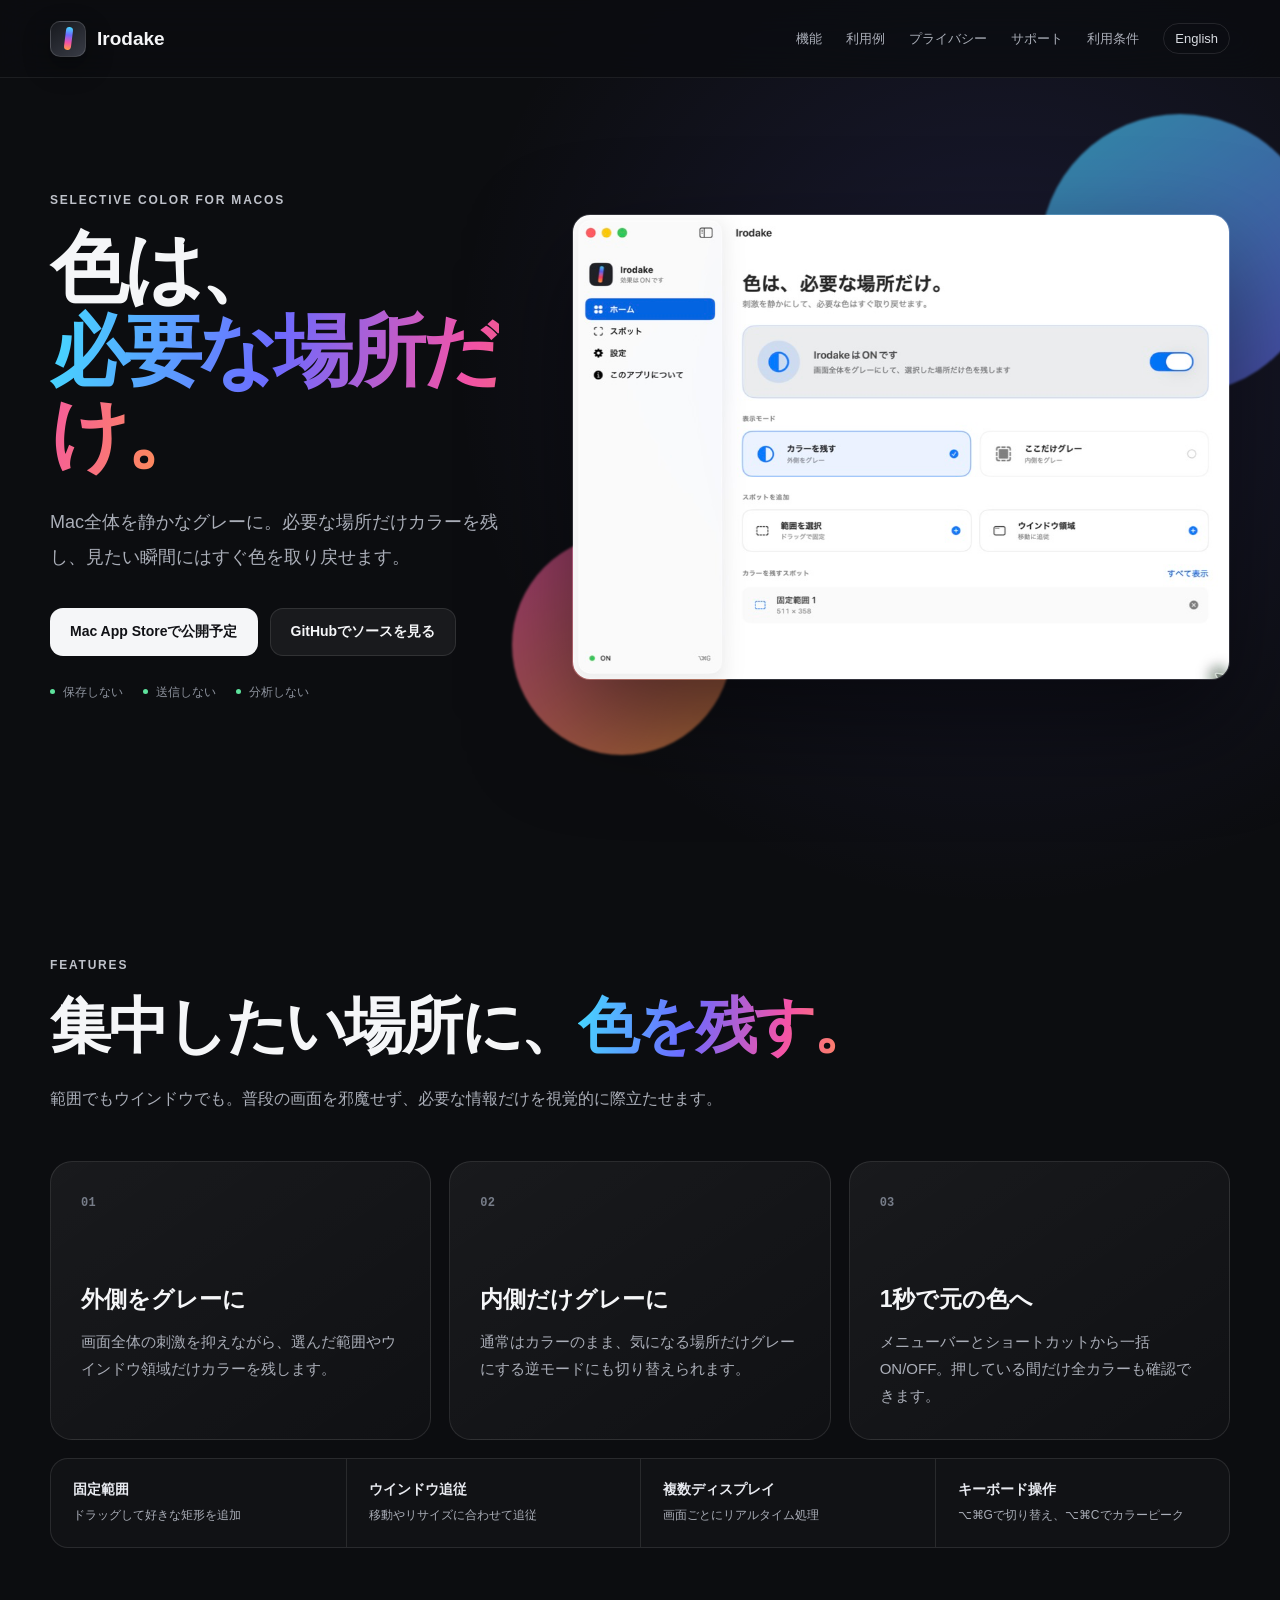
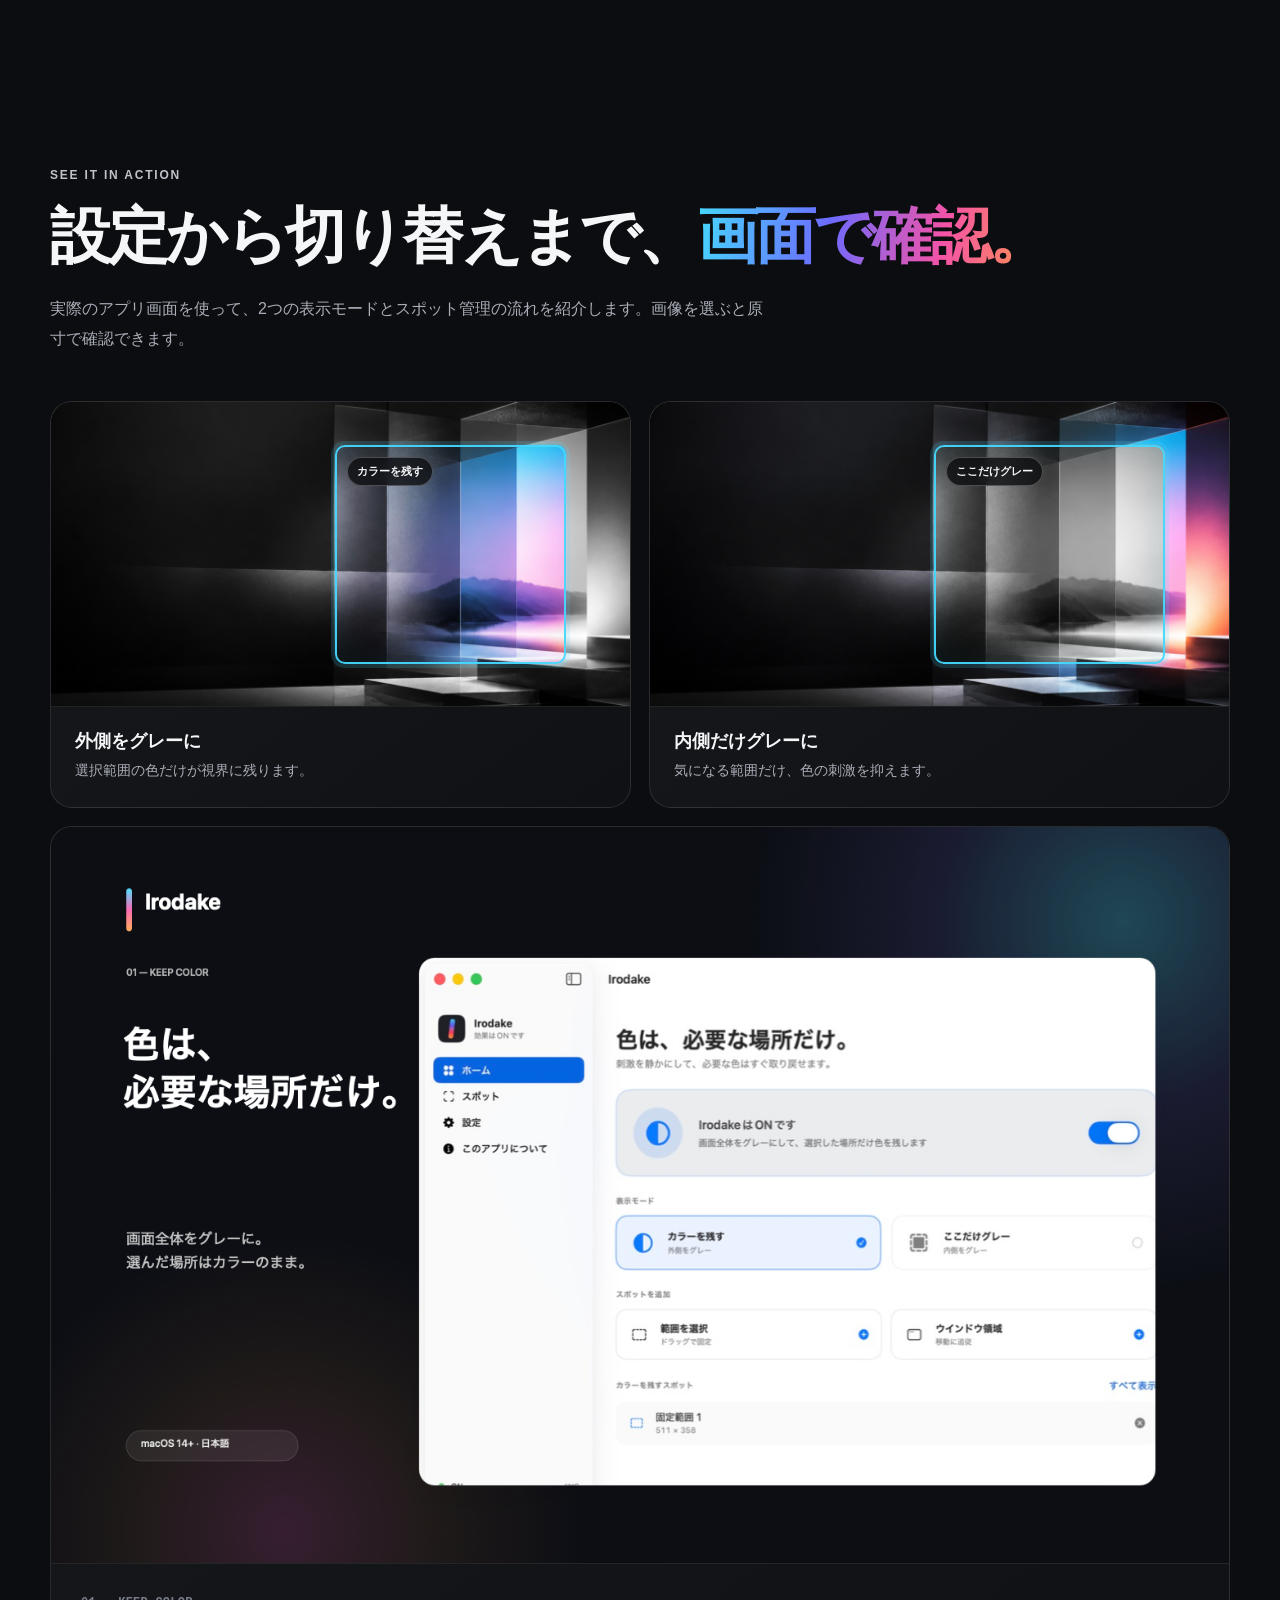
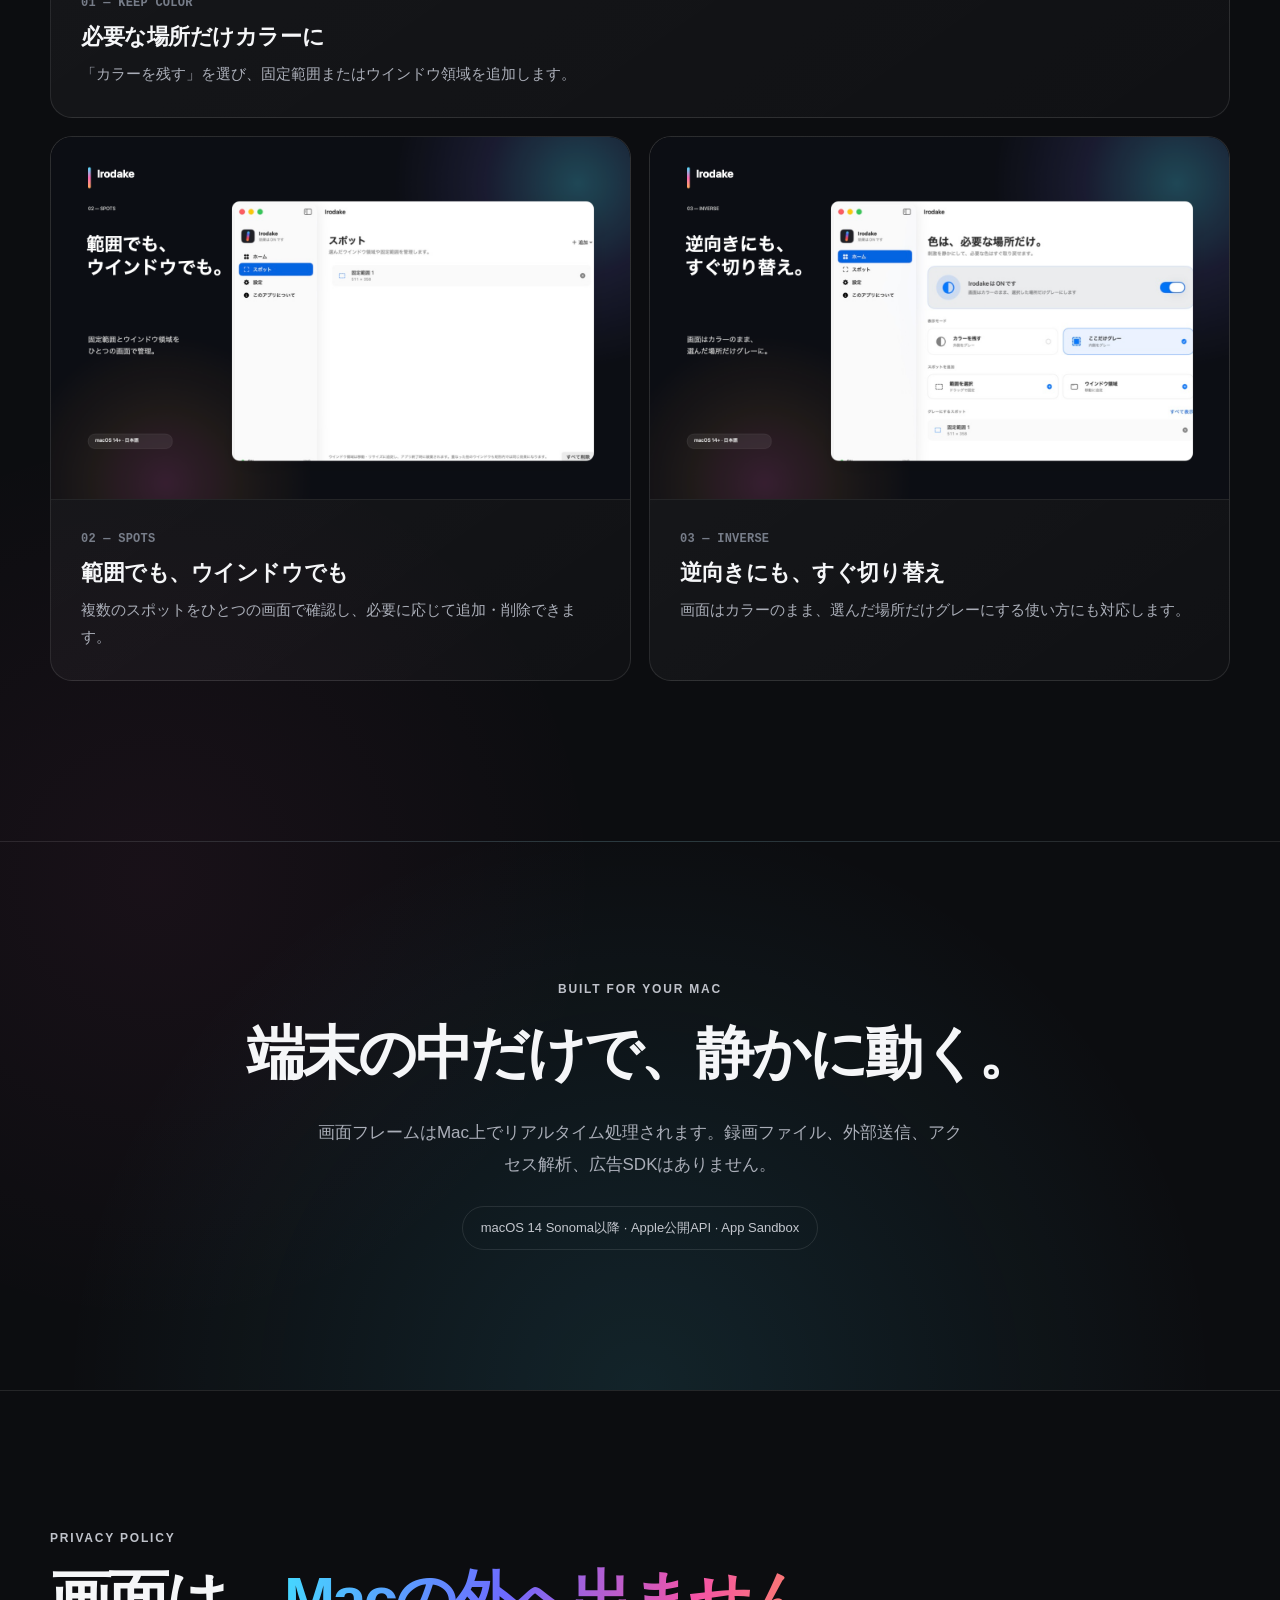
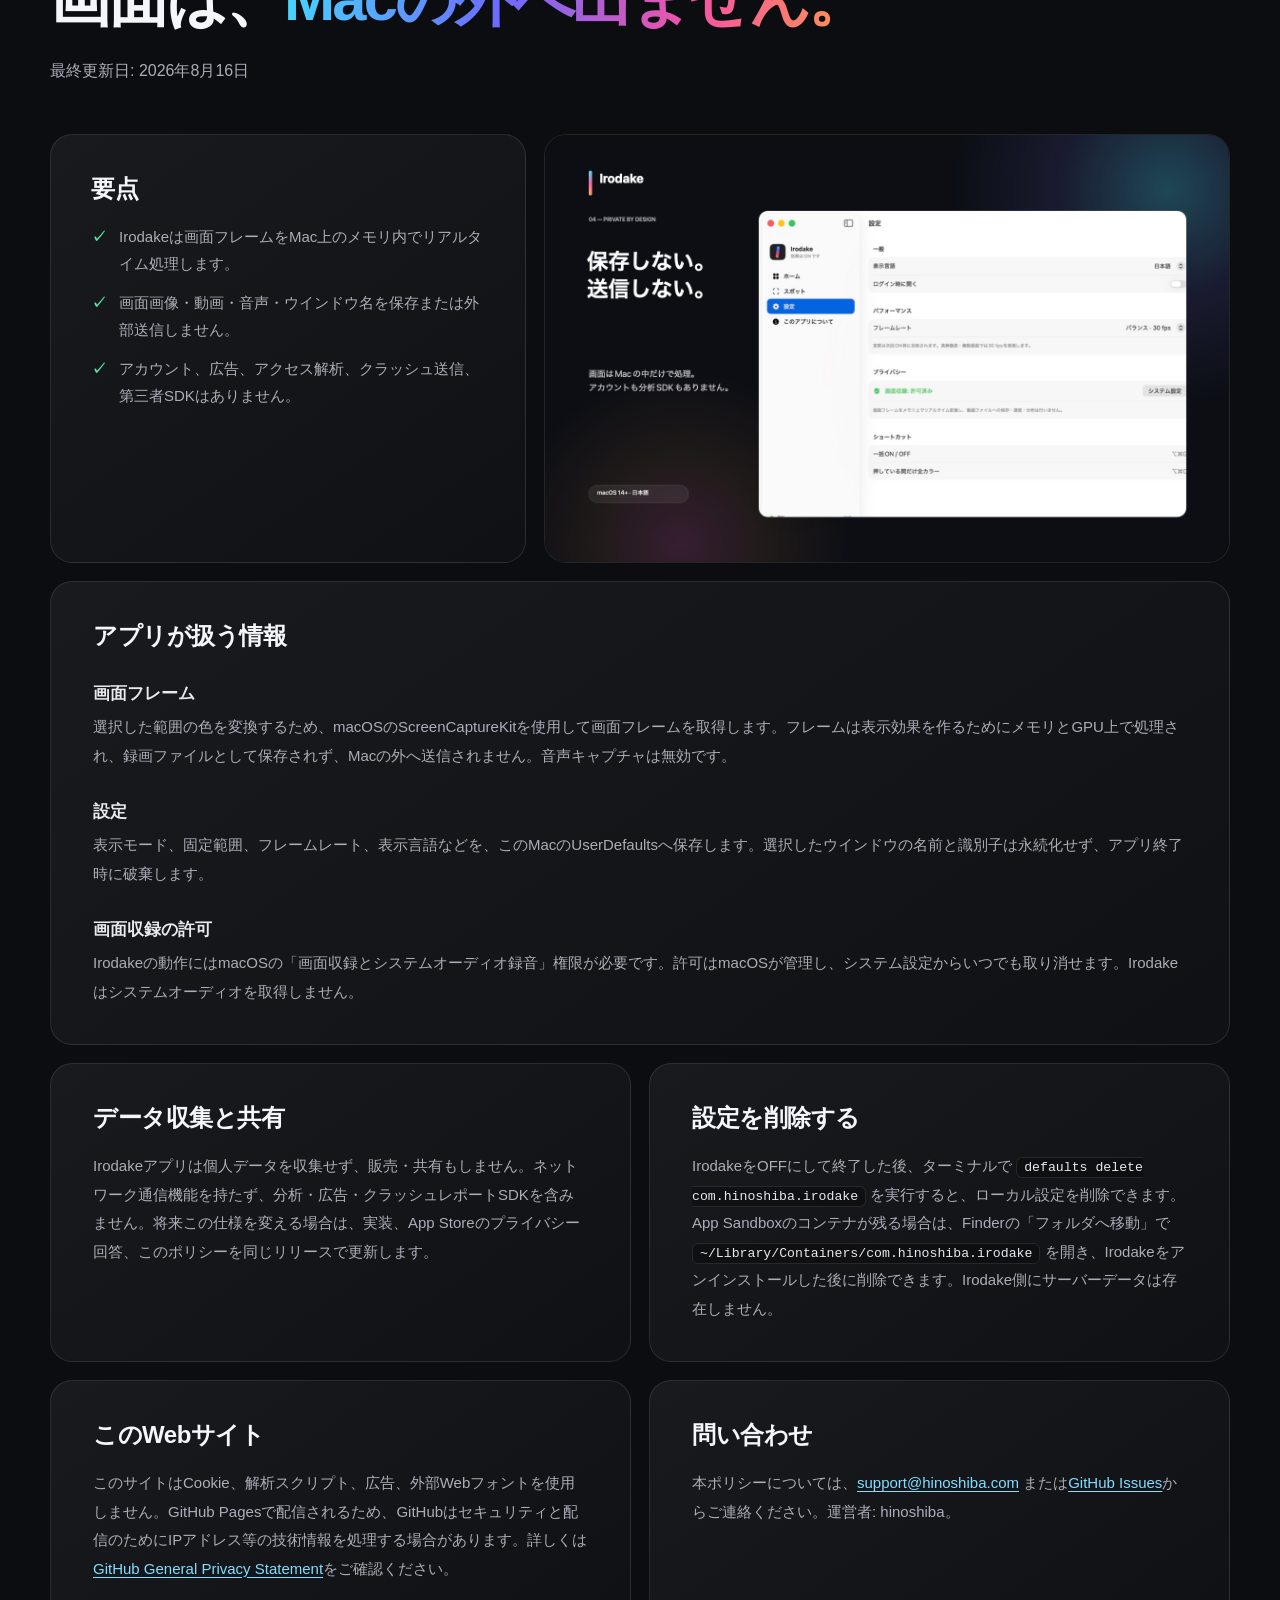
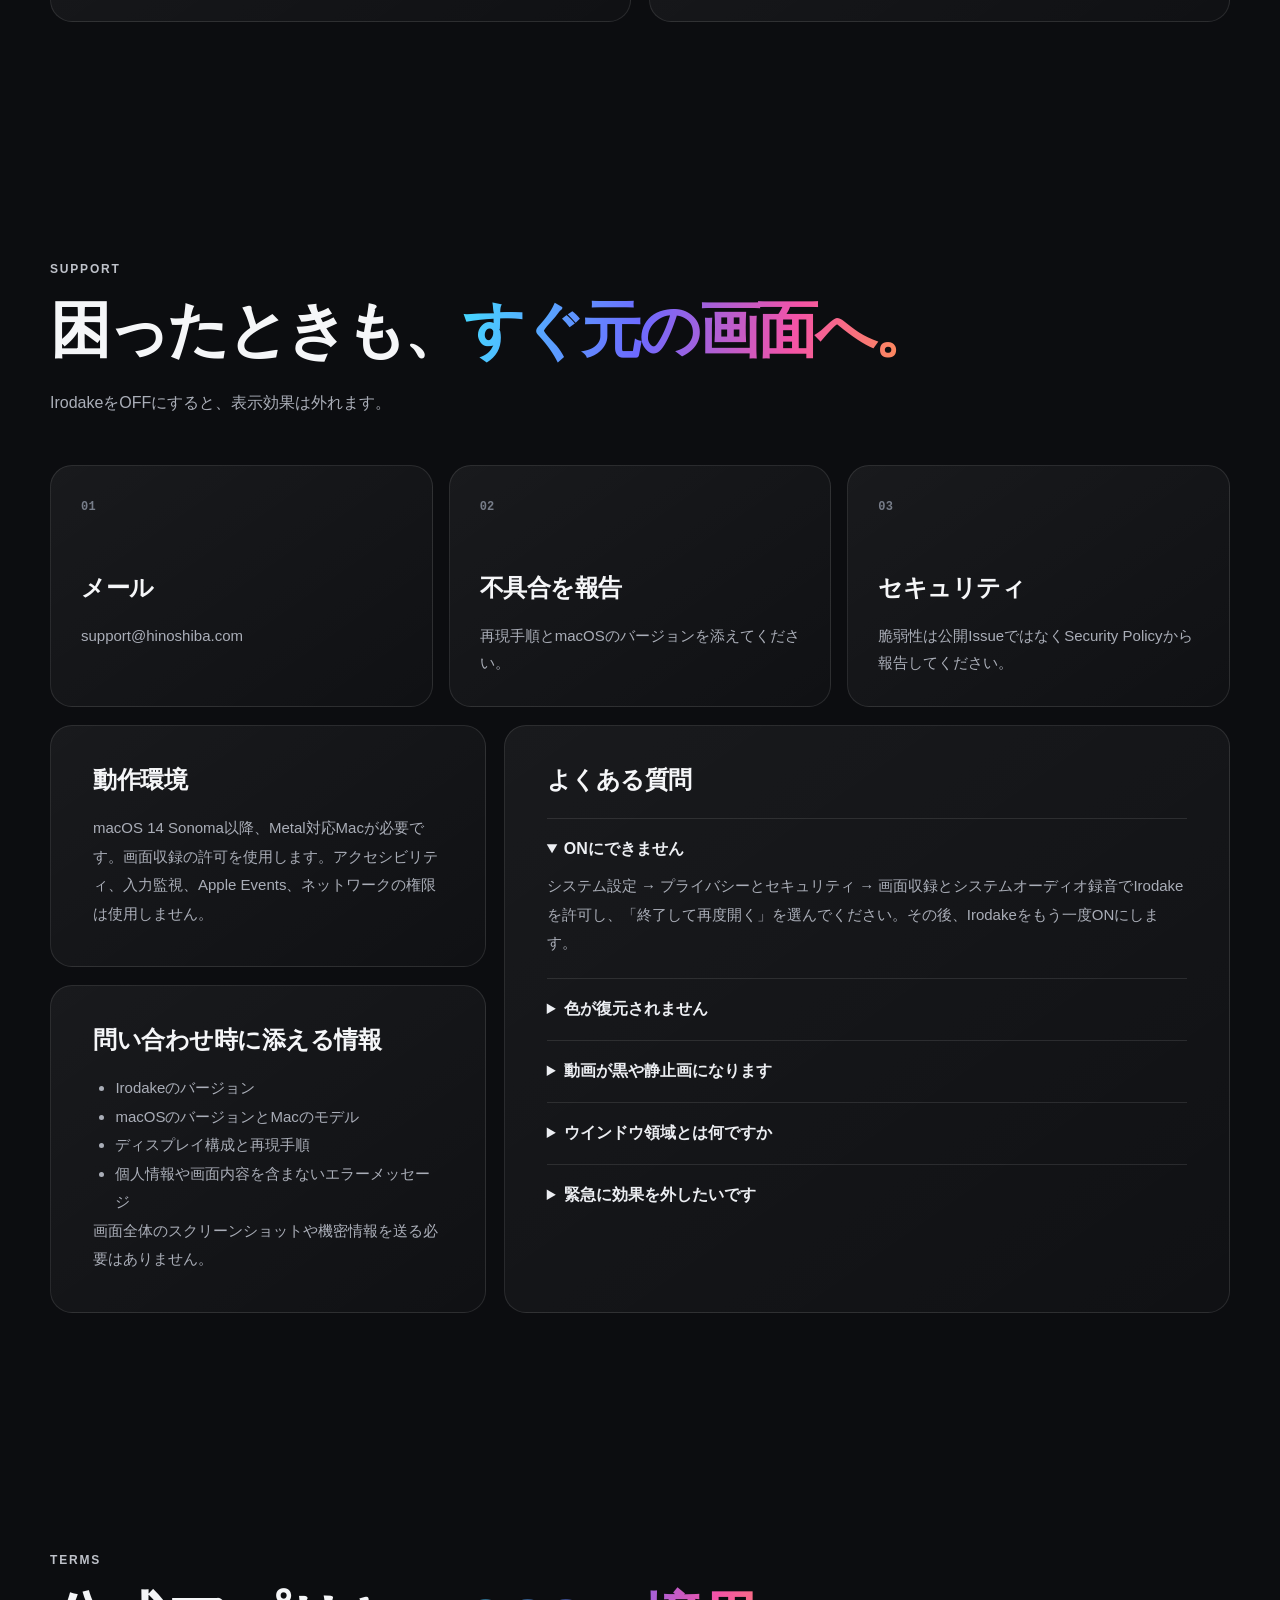
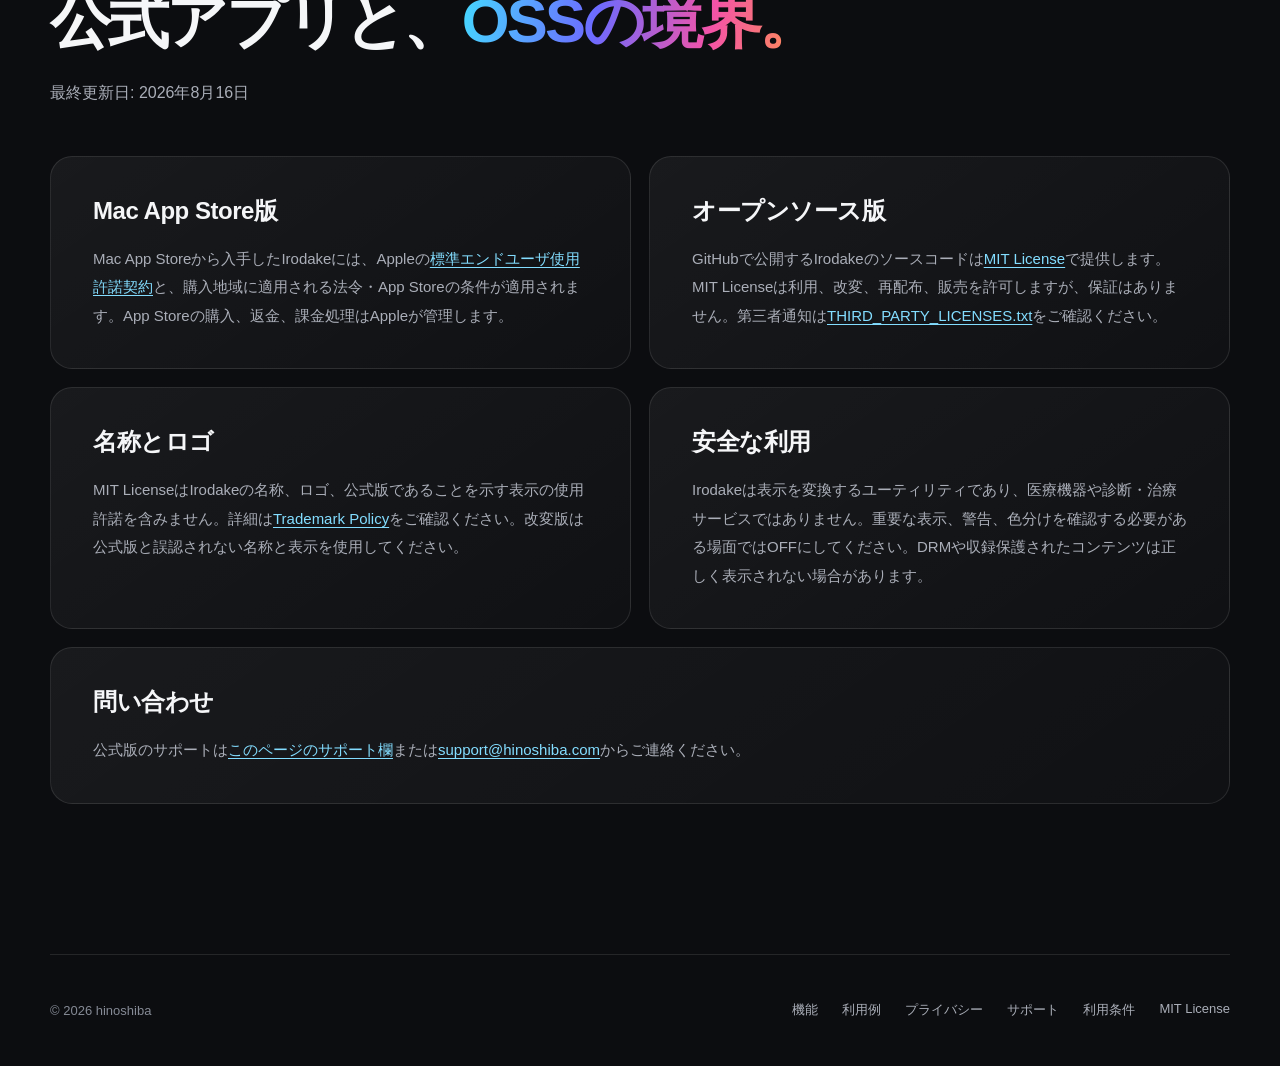
<file: http_dist/index.html>
<!doctype html>
<html lang="ja">
<head>
  <meta charset="utf-8">
  <meta name="viewport" content="width=device-width, initial-scale=1">
  <meta name="theme-color" content="#111216">
  <meta name="description" content="Macの画面をグレースケールにし、必要な場所だけカラーを残せるIrodakeの機能、利用例、プライバシー、サポート情報をまとめた公式サイトです。">
  <meta property="og:type" content="website">
  <meta property="og:title" content="Irodake — 色は、必要な場所だけ。">
  <meta property="og:description" content="Mac全体をグレーに。必要な場所だけカラーのまま。">
  <meta property="og:image" content="https://irodake.hinoshiba.com/assets/og.png">
  <meta property="og:image:width" content="1200">
  <meta property="og:image:height" content="630">
  <meta name="twitter:card" content="summary_large_image">
  <title>Irodake — 色は、必要な場所だけ。</title>
  <link rel="canonical" href="https://irodake.hinoshiba.com/">
  <link rel="alternate" hreflang="ja" href="https://irodake.hinoshiba.com/">
  <link rel="alternate" hreflang="en" href="https://irodake.hinoshiba.com/en/">
  <link rel="alternate" hreflang="x-default" href="https://irodake.hinoshiba.com/">
  <link rel="icon" href="assets/favicon.png" type="image/png">
  <link rel="stylesheet" href="assets/site.css">
</head>
<body>
  <header class="site-header">
    <a class="brand" href="#top" aria-label="Irodake ページ先頭">
      <span class="brand-mark" aria-hidden="true"><span></span></span>
      <span>Irodake</span>
    </a>
    <nav aria-label="メインナビゲーション">
      <a href="#features">機能</a>
      <a href="#examples">利用例</a>
      <a href="#privacy">プライバシー</a>
      <a href="#support">サポート</a>
      <a href="#terms">利用条件</a>
      <a class="language-link" href="en/" lang="en" hreflang="en">English</a>
    </nav>
  </header>

  <main id="top">
    <section class="hero">
      <div class="hero-copy">
        <p class="eyebrow">Selective color for macOS</p>
        <h1>色は、<br><span>必要な場所だけ。</span></h1>
        <p class="lead">Mac全体を静かなグレーに。必要な場所だけカラーを残し、見たい瞬間にはすぐ色を取り戻せます。</p>
        <div class="hero-actions">
          <a class="button primary" href="#availability">Mac App Storeで公開予定</a>
          <a class="button secondary" href="https://github.com/hinoshiba/Irodake">GitHubでソースを見る</a>
        </div>
        <ul class="trust-list" aria-label="プライバシー概要">
          <li>保存しない</li>
          <li>送信しない</li>
          <li>分析しない</li>
        </ul>
      </div>
      <div class="hero-visual" aria-label="Irodakeアプリのホーム画面">
        <div class="color-orbit orbit-one"></div>
        <div class="color-orbit orbit-two"></div>
        <img src="assets/app-dashboard-ja.png" width="960" height="680" alt="カラーを残すモードを設定しているIrodakeのホーム画面">
      </div>
    </section>

    <section class="section-shell" id="features" aria-labelledby="features-title">
      <header class="section-heading">
        <p class="eyebrow">Features</p>
        <h2 id="features-title">集中したい場所に、<span>色を残す。</span></h2>
        <p>範囲でもウインドウでも。普段の画面を邪魔せず、必要な情報だけを視覚的に際立たせます。</p>
      </header>
      <div class="promise">
        <article>
          <span class="number">01</span>
          <h3>外側をグレーに</h3>
          <p>画面全体の刺激を抑えながら、選んだ範囲やウインドウ領域だけカラーを残します。</p>
        </article>
        <article>
          <span class="number">02</span>
          <h3>内側だけグレーに</h3>
          <p>通常はカラーのまま、気になる場所だけグレーにする逆モードにも切り替えられます。</p>
        </article>
        <article>
          <span class="number">03</span>
          <h3>1秒で元の色へ</h3>
          <p>メニューバーとショートカットから一括ON/OFF。押している間だけ全カラーも確認できます。</p>
        </article>
      </div>
      <ul class="capability-list" aria-label="その他の機能">
        <li><strong>固定範囲</strong><span>ドラッグして好きな矩形を追加</span></li>
        <li><strong>ウインドウ追従</strong><span>移動やリサイズに合わせて追従</span></li>
        <li><strong>複数ディスプレイ</strong><span>画面ごとにリアルタイム処理</span></li>
        <li><strong>キーボード操作</strong><span>⌥⌘Gで切り替え、⌥⌘Cでカラーピーク</span></li>
      </ul>
    </section>

    <section class="section-shell showcase" id="examples" aria-labelledby="examples-title">
      <header class="section-heading">
        <p class="eyebrow">See it in action</p>
        <h2 id="examples-title">設定から<br class="mobile-break">切り替えまで、<span class="keep-together">画面で確認。</span></h2>
        <p>実際のアプリ画面を使って、2つの表示モードとスポット管理の流れを紹介します。画像を選ぶと原寸で確認できます。</p>
      </header>
      <div class="effect-grid" aria-label="2つの表示モードの比較">
        <figure class="effect-card">
          <div class="effect-visual keep-color-effect" role="img" aria-label="画面全体はグレースケールで、選択した右側の範囲だけカラーになっている表示イメージ">
            <img class="effect-base" src="assets/og.png" width="1200" height="630" loading="lazy" decoding="async" alt="">
            <img class="effect-layer" src="assets/og.png" width="1200" height="630" loading="lazy" decoding="async" alt="">
            <span class="effect-selection" aria-hidden="true"></span>
            <span class="effect-label">カラーを残す</span>
          </div>
          <figcaption><strong>外側をグレーに</strong><span>選択範囲の色だけが視界に残ります。</span></figcaption>
        </figure>
        <figure class="effect-card">
          <div class="effect-visual inverse-effect" role="img" aria-label="画面全体はカラーで、選択した右側の範囲だけグレースケールになっている表示イメージ">
            <img class="effect-base" src="assets/og.png" width="1200" height="630" loading="lazy" decoding="async" alt="">
            <img class="effect-layer" src="assets/og.png" width="1200" height="630" loading="lazy" decoding="async" alt="">
            <span class="effect-selection" aria-hidden="true"></span>
            <span class="effect-label">ここだけグレー</span>
          </div>
          <figcaption><strong>内側だけグレーに</strong><span>気になる範囲だけ、色の刺激を抑えます。</span></figcaption>
        </figure>
      </div>
      <div class="showcase-grid">
        <figure class="showcase-card showcase-card-wide">
          <a href="assets/sample-keep-color-ja.png" aria-label="カラーを残すモードのサンプル画像を原寸で表示">
            <img src="assets/sample-keep-color-ja.png" width="1440" height="900" loading="lazy" decoding="async" alt="Irodakeのカラーを残すモード。画面全体をグレーにし、選択した場所だけカラーで表示する設定画面">
          </a>
          <figcaption><span class="number">01 — KEEP COLOR</span><h3>必要な場所だけカラーに</h3><p>「カラーを残す」を選び、固定範囲またはウインドウ領域を追加します。</p></figcaption>
        </figure>
        <figure class="showcase-card">
          <a href="assets/sample-spots-ja.png" aria-label="スポット管理のサンプル画像を原寸で表示">
            <img src="assets/sample-spots-ja.png" width="1440" height="900" loading="lazy" decoding="async" alt="固定範囲とウインドウ領域を一覧で管理するIrodakeのスポット画面">
          </a>
          <figcaption><span class="number">02 — SPOTS</span><h3>範囲でも、ウインドウでも</h3><p>複数のスポットをひとつの画面で確認し、必要に応じて追加・削除できます。</p></figcaption>
        </figure>
        <figure class="showcase-card">
          <a href="assets/sample-inverse-ja.png" aria-label="ここだけグレーモードのサンプル画像を原寸で表示">
            <img src="assets/sample-inverse-ja.png" width="1440" height="900" loading="lazy" decoding="async" alt="選択した場所だけをグレーにするIrodakeの逆モード設定画面">
          </a>
          <figcaption><span class="number">03 — INVERSE</span><h3>逆向きにも、すぐ切り替え</h3><p>画面はカラーのまま、選んだ場所だけグレーにする使い方にも対応します。</p></figcaption>
        </figure>
      </div>
    </section>

    <section class="availability" id="availability" aria-labelledby="availability-title">
      <p class="eyebrow">Built for your Mac</p>
      <h2 id="availability-title">端末の中だけで、静かに動く。</h2>
      <p>画面フレームはMac上でリアルタイム処理されます。録画ファイル、外部送信、アクセス解析、広告SDKはありません。</p>
      <div class="requirements">macOS 14 Sonoma以降 · Apple公開API · App Sandbox</div>
    </section>

    <section class="section-shell policy-section" id="privacy" aria-labelledby="privacy-title">
      <header class="section-heading">
        <p class="eyebrow">Privacy Policy</p>
        <h2 id="privacy-title">画面は、<span>Macの外へ出ません。</span></h2>
        <p>最終更新日: 2026年8月16日</p>
      </header>
      <div class="privacy-overview">
        <div class="privacy-points">
          <h3>要点</h3>
          <ul class="check-list">
            <li>Irodakeは画面フレームをMac上のメモリ内でリアルタイム処理します。</li>
            <li>画面画像・動画・音声・ウインドウ名を保存または外部送信しません。</li>
            <li>アカウント、広告、アクセス解析、クラッシュ送信、第三者SDKはありません。</li>
          </ul>
        </div>
        <a class="privacy-image" href="assets/sample-privacy-ja.png" aria-label="Irodakeのプライバシー設定画面を原寸で表示">
          <img src="assets/sample-privacy-ja.png" width="1440" height="900" loading="lazy" decoding="async" alt="保存しない、送信しないという設計を示すIrodakeの設定画面">
        </a>
      </div>
      <article class="document policy-grid">
        <section>
          <h3>アプリが扱う情報</h3>
          <h4>画面フレーム</h4>
          <p>選択した範囲の色を変換するため、macOSのScreenCaptureKitを使用して画面フレームを取得します。フレームは表示効果を作るためにメモリとGPU上で処理され、録画ファイルとして保存されず、Macの外へ送信されません。音声キャプチャは無効です。</p>
          <h4>設定</h4>
          <p>表示モード、固定範囲、フレームレート、表示言語などを、このMacのUserDefaultsへ保存します。選択したウインドウの名前と識別子は永続化せず、アプリ終了時に破棄します。</p>
          <h4>画面収録の許可</h4>
          <p>Irodakeの動作にはmacOSの「画面収録とシステムオーディオ録音」権限が必要です。許可はmacOSが管理し、システム設定からいつでも取り消せます。Irodakeはシステムオーディオを取得しません。</p>
        </section>
        <section>
          <h3>データ収集と共有</h3>
          <p>Irodakeアプリは個人データを収集せず、販売・共有もしません。ネットワーク通信機能を持たず、分析・広告・クラッシュレポートSDKを含みません。将来この仕様を変える場合は、実装、App Storeのプライバシー回答、このポリシーを同じリリースで更新します。</p>
        </section>
        <section>
          <h3>設定を削除する</h3>
          <p>IrodakeをOFFにして終了した後、ターミナルで <code>defaults delete com.hinoshiba.irodake</code> を実行すると、ローカル設定を削除できます。App Sandboxのコンテナが残る場合は、Finderの「フォルダへ移動」で <code>~/Library/Containers/com.hinoshiba.irodake</code> を開き、Irodakeをアンインストールした後に削除できます。Irodake側にサーバーデータは存在しません。</p>
        </section>
        <section>
          <h3>このWebサイト</h3>
          <p>このサイトはCookie、解析スクリプト、広告、外部Webフォントを使用しません。GitHub Pagesで配信されるため、GitHubはセキュリティと配信のためにIPアドレス等の技術情報を処理する場合があります。詳しくは<a href="https://docs.github.com/site-policy/privacy-policies/github-general-privacy-statement">GitHub General Privacy Statement</a>をご確認ください。</p>
        </section>
        <section>
          <h3>問い合わせ</h3>
          <p>本ポリシーについては、<a href="mailto:support@hinoshiba.com">support@hinoshiba.com</a> または<a href="https://github.com/hinoshiba/Irodake/issues">GitHub Issues</a>からご連絡ください。運営者: hinoshiba。</p>
        </section>
      </article>
    </section>

    <section class="section-shell" id="support" aria-labelledby="support-title">
      <header class="section-heading">
        <p class="eyebrow">Support</p>
        <h2 id="support-title">困ったときも、<span>すぐ元の画面へ。</span></h2>
        <p>IrodakeをOFFにすると、表示効果は外れます。</p>
      </header>
      <div class="support-cards">
        <a class="support-card" href="mailto:support@hinoshiba.com">
          <span class="number">01</span><h3>メール</h3><p>support@hinoshiba.com</p>
        </a>
        <a class="support-card" href="https://github.com/hinoshiba/Irodake/issues">
          <span class="number">02</span><h3>不具合を報告</h3><p>再現手順とmacOSのバージョンを添えてください。</p>
        </a>
        <a class="support-card" href="https://github.com/hinoshiba/Irodake/security">
          <span class="number">03</span><h3>セキュリティ</h3><p>脆弱性は公開IssueではなくSecurity Policyから報告してください。</p>
        </a>
      </div>
      <article class="document support-document faq">
        <section>
          <h3>動作環境</h3>
          <p>macOS 14 Sonoma以降、Metal対応Macが必要です。画面収録の許可を使用します。アクセシビリティ、入力監視、Apple Events、ネットワークの権限は使用しません。</p>
        </section>
        <section>
          <h3>よくある質問</h3>
          <details open><summary>ONにできません</summary><p>システム設定 → プライバシーとセキュリティ → 画面収録とシステムオーディオ録音でIrodakeを許可し、「終了して再度開く」を選んでください。その後、Irodakeをもう一度ONにします。</p></details>
          <details><summary>色が復元されません</summary><p>macOS標準のカラーフィルタでグレースケールが有効な場合、Irodakeは元の色を取得できません。システム設定 → アクセシビリティ → ディスプレイでカラーフィルタをOFFにしてください。</p></details>
          <details><summary>動画が黒や静止画になります</summary><p>DRMや収録保護されたコンテンツは、黒、静止画、または欠落として表示される場合があります。Irodakeは保護を回避しません。</p></details>
          <details><summary>ウインドウ領域とは何ですか</summary><p>選んだウインドウの現在の矩形へ移動・リサイズ追従します。その上に別のウインドウが重なると、矩形内の重なった部分にも同じ効果がかかります。追跡ルールはアプリ終了時に破棄されます。</p></details>
          <details><summary>緊急に効果を外したいです</summary><p>メニューバーのIrodakeからOFFにするか、⌥⌘Gを押してください。Irodakeを終了しても効果は外れます。</p></details>
        </section>
        <section>
          <h3>問い合わせ時に添える情報</h3>
          <ul>
            <li>Irodakeのバージョン</li>
            <li>macOSのバージョンとMacのモデル</li>
            <li>ディスプレイ構成と再現手順</li>
            <li>個人情報や画面内容を含まないエラーメッセージ</li>
          </ul>
          <p>画面全体のスクリーンショットや機密情報を送る必要はありません。</p>
        </section>
      </article>
    </section>

    <section class="section-shell terms-section" id="terms" aria-labelledby="terms-title">
      <header class="section-heading">
        <p class="eyebrow">Terms</p>
        <h2 id="terms-title">公式アプリと、<span>OSSの境界。</span></h2>
        <p>最終更新日: 2026年8月16日</p>
      </header>
      <article class="document terms-grid">
        <section><h3>Mac App Store版</h3><p>Mac App Storeから入手したIrodakeには、Appleの<a href="https://www.apple.com/legal/internet-services/itunes/dev/stdeula/">標準エンドユーザ使用許諾契約</a>と、購入地域に適用される法令・App Storeの条件が適用されます。App Storeの購入、返金、課金処理はAppleが管理します。</p></section>
        <section><h3>オープンソース版</h3><p>GitHubで公開するIrodakeのソースコードは<a href="https://github.com/hinoshiba/Irodake/blob/main/LICENSE">MIT License</a>で提供します。MIT Licenseは利用、改変、再配布、販売を許可しますが、保証はありません。第三者通知は<a href="https://github.com/hinoshiba/Irodake/blob/main/THIRD_PARTY_LICENSES.txt">THIRD_PARTY_LICENSES.txt</a>をご確認ください。</p></section>
        <section><h3>名称とロゴ</h3><p>MIT LicenseはIrodakeの名称、ロゴ、公式版であることを示す表示の使用許諾を含みません。詳細は<a href="https://github.com/hinoshiba/Irodake/blob/main/TRADEMARKS.md">Trademark Policy</a>をご確認ください。改変版は公式版と誤認されない名称と表示を使用してください。</p></section>
        <section><h3>安全な利用</h3><p>Irodakeは表示を変換するユーティリティであり、医療機器や診断・治療サービスではありません。重要な表示、警告、色分けを確認する必要がある場面ではOFFにしてください。DRMや収録保護されたコンテンツは正しく表示されない場合があります。</p></section>
        <section><h3>問い合わせ</h3><p>公式版のサポートは<a href="#support">このページのサポート欄</a>または<a href="mailto:support@hinoshiba.com">support@hinoshiba.com</a>からご連絡ください。</p></section>
      </article>
    </section>
  </main>

  <footer>
    <span>© 2026 hinoshiba</span>
    <div>
      <a href="#features">機能</a>
      <a href="#examples">利用例</a>
      <a href="#privacy">プライバシー</a>
      <a href="#support">サポート</a>
      <a href="#terms">利用条件</a>
      <a href="https://github.com/hinoshiba/Irodake/blob/main/LICENSE">MIT License</a>
    </div>
  </footer>
</body>
</html>
</file>
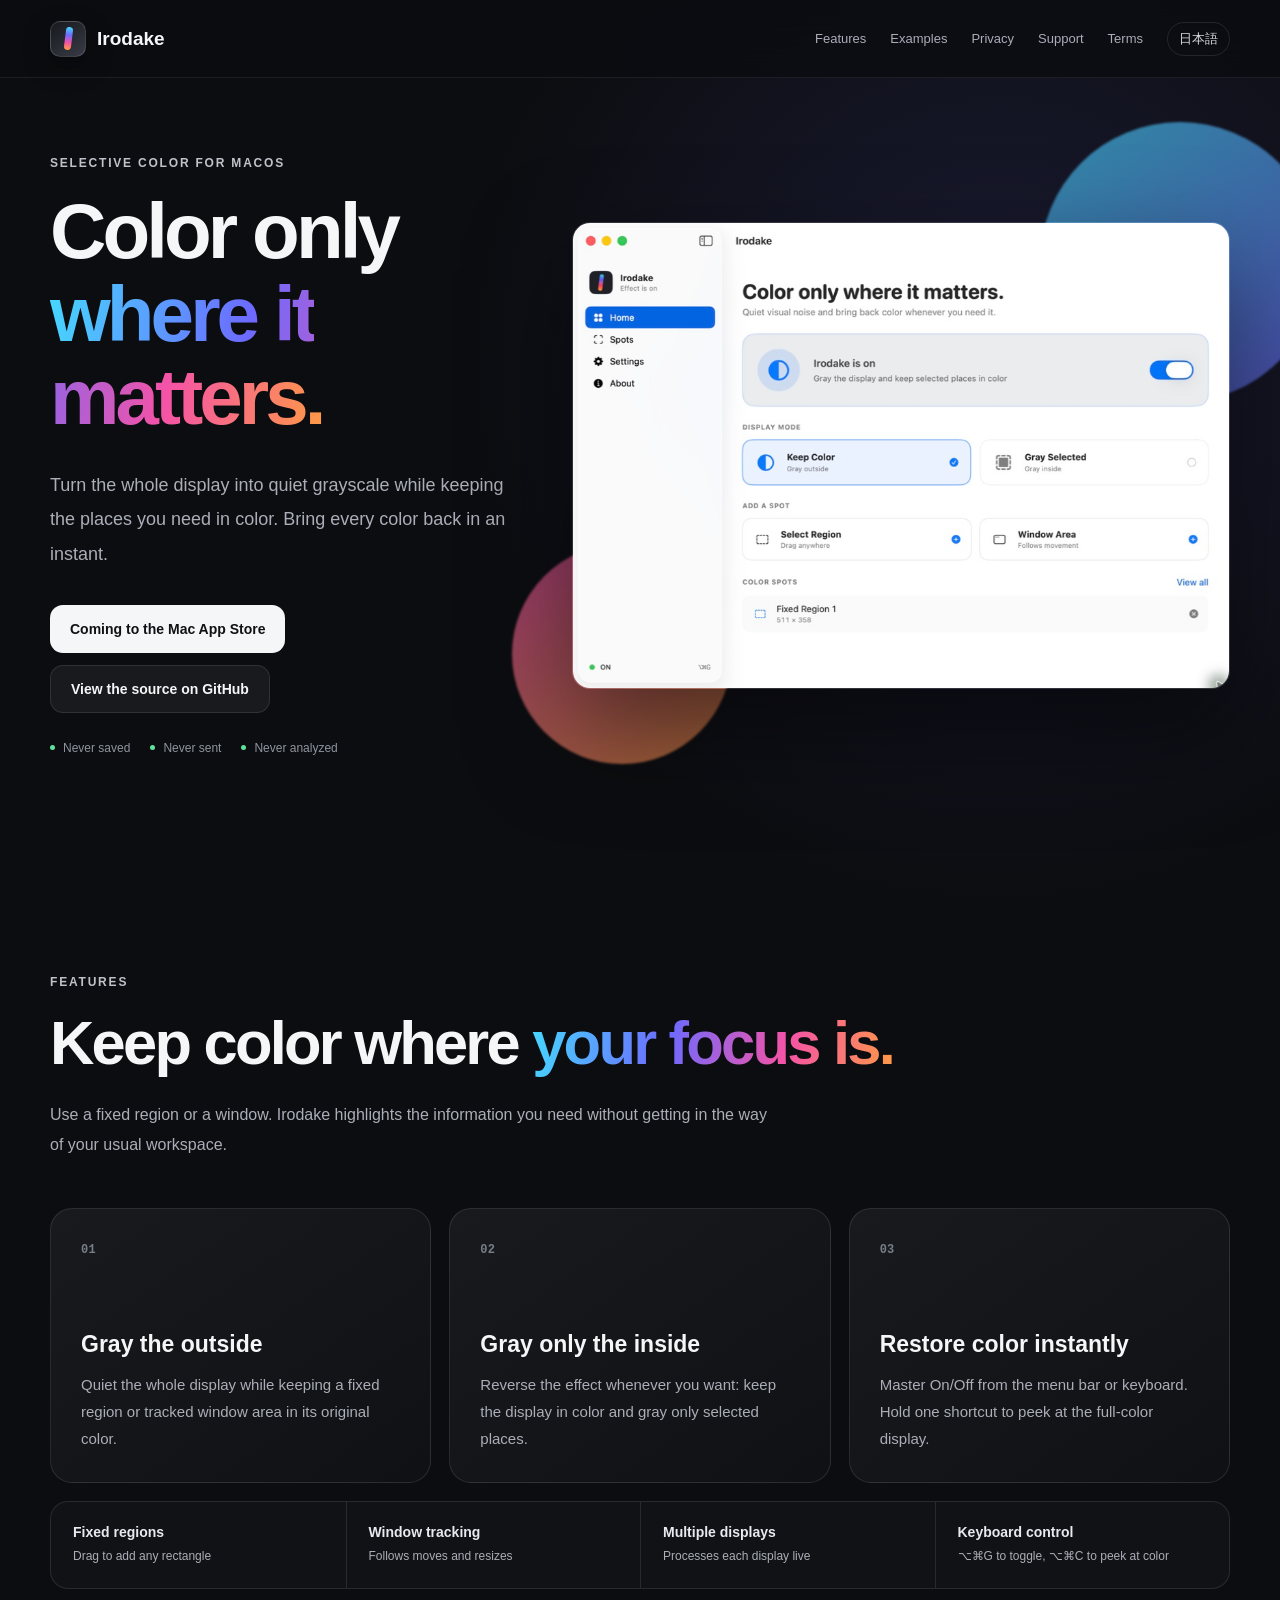
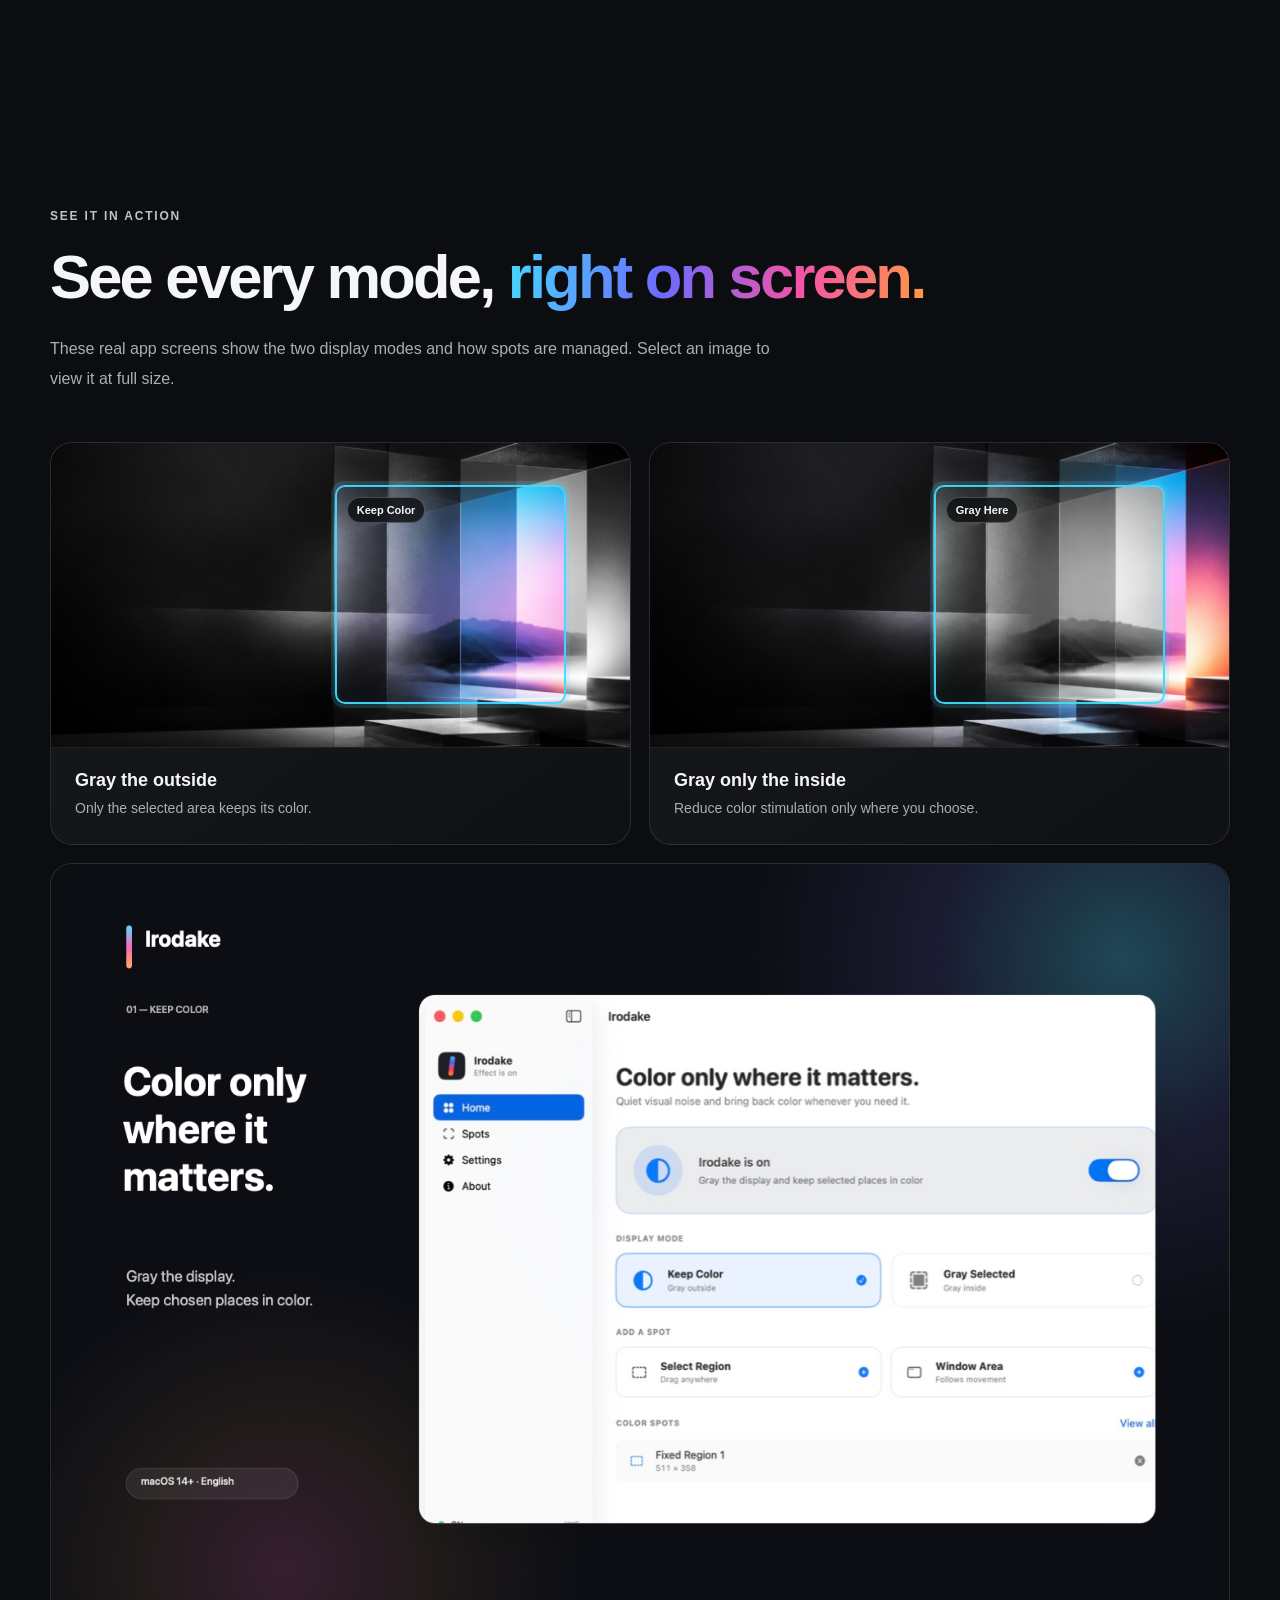
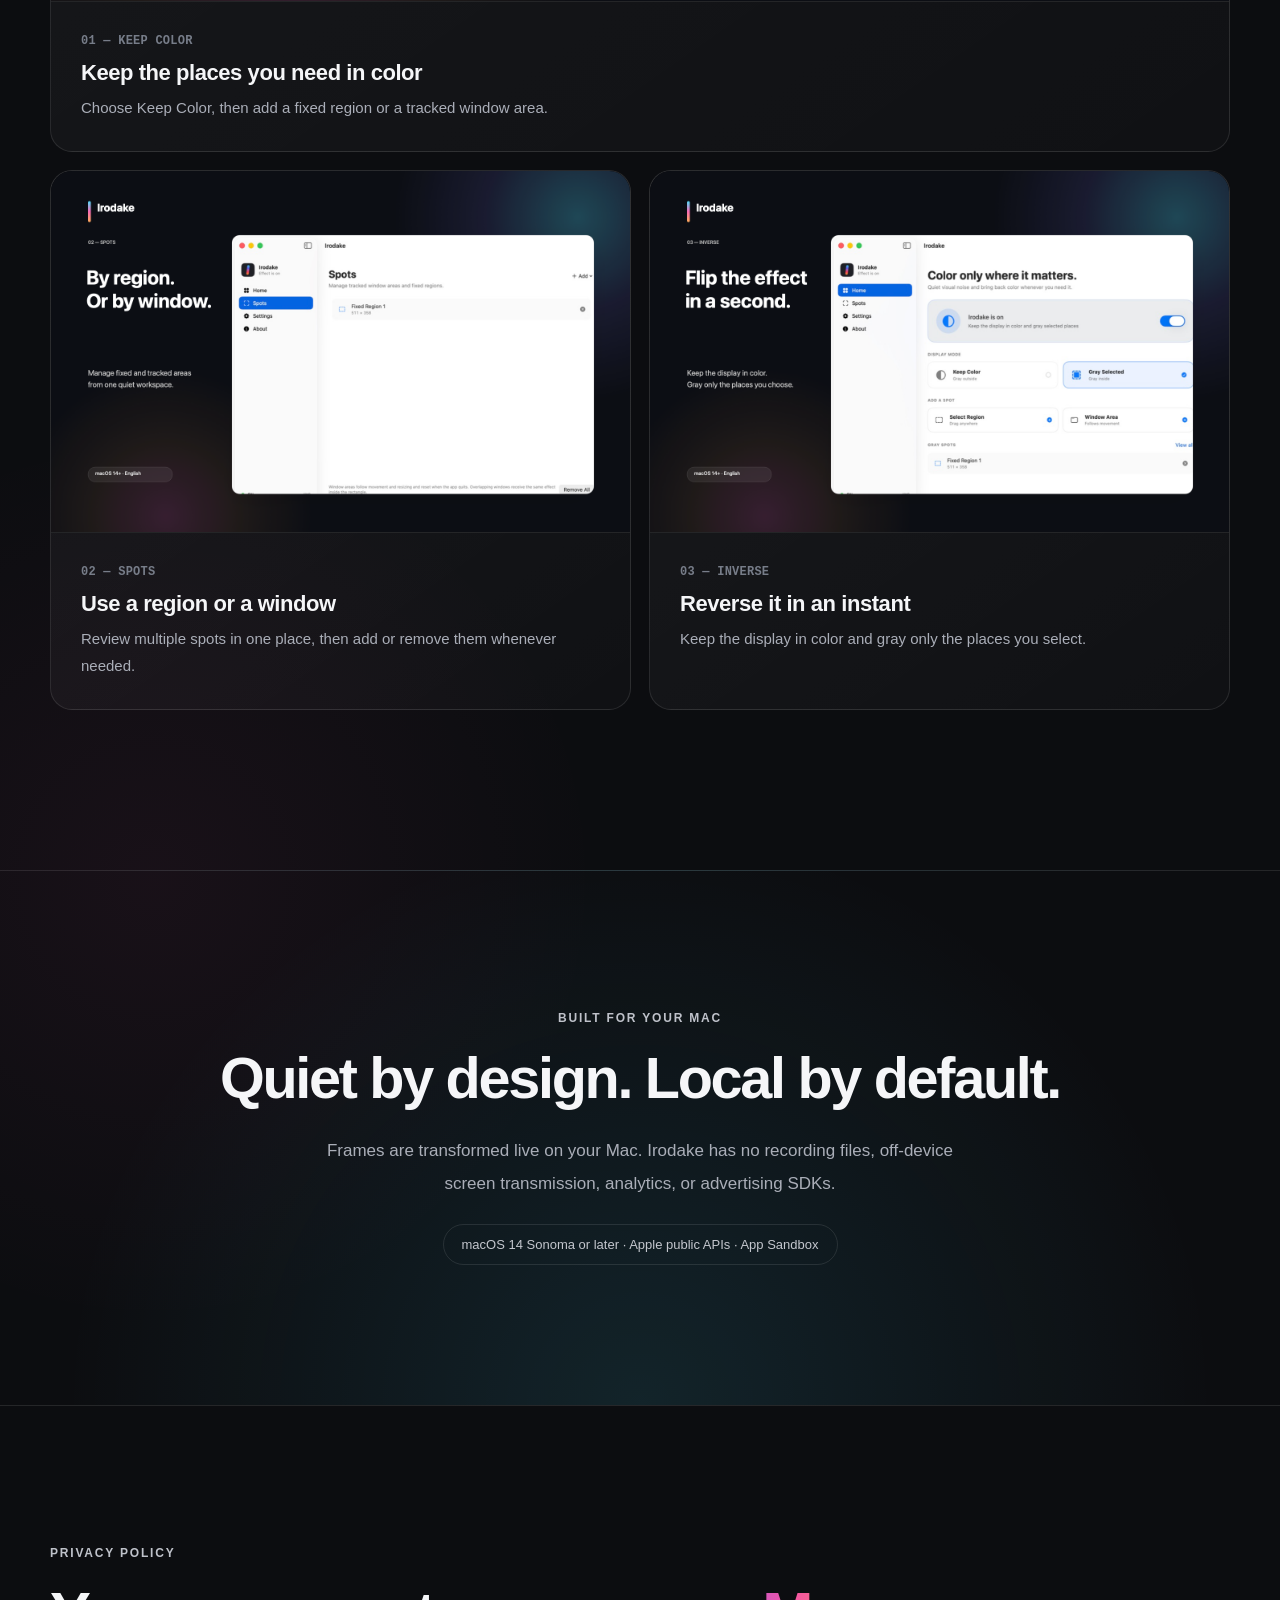
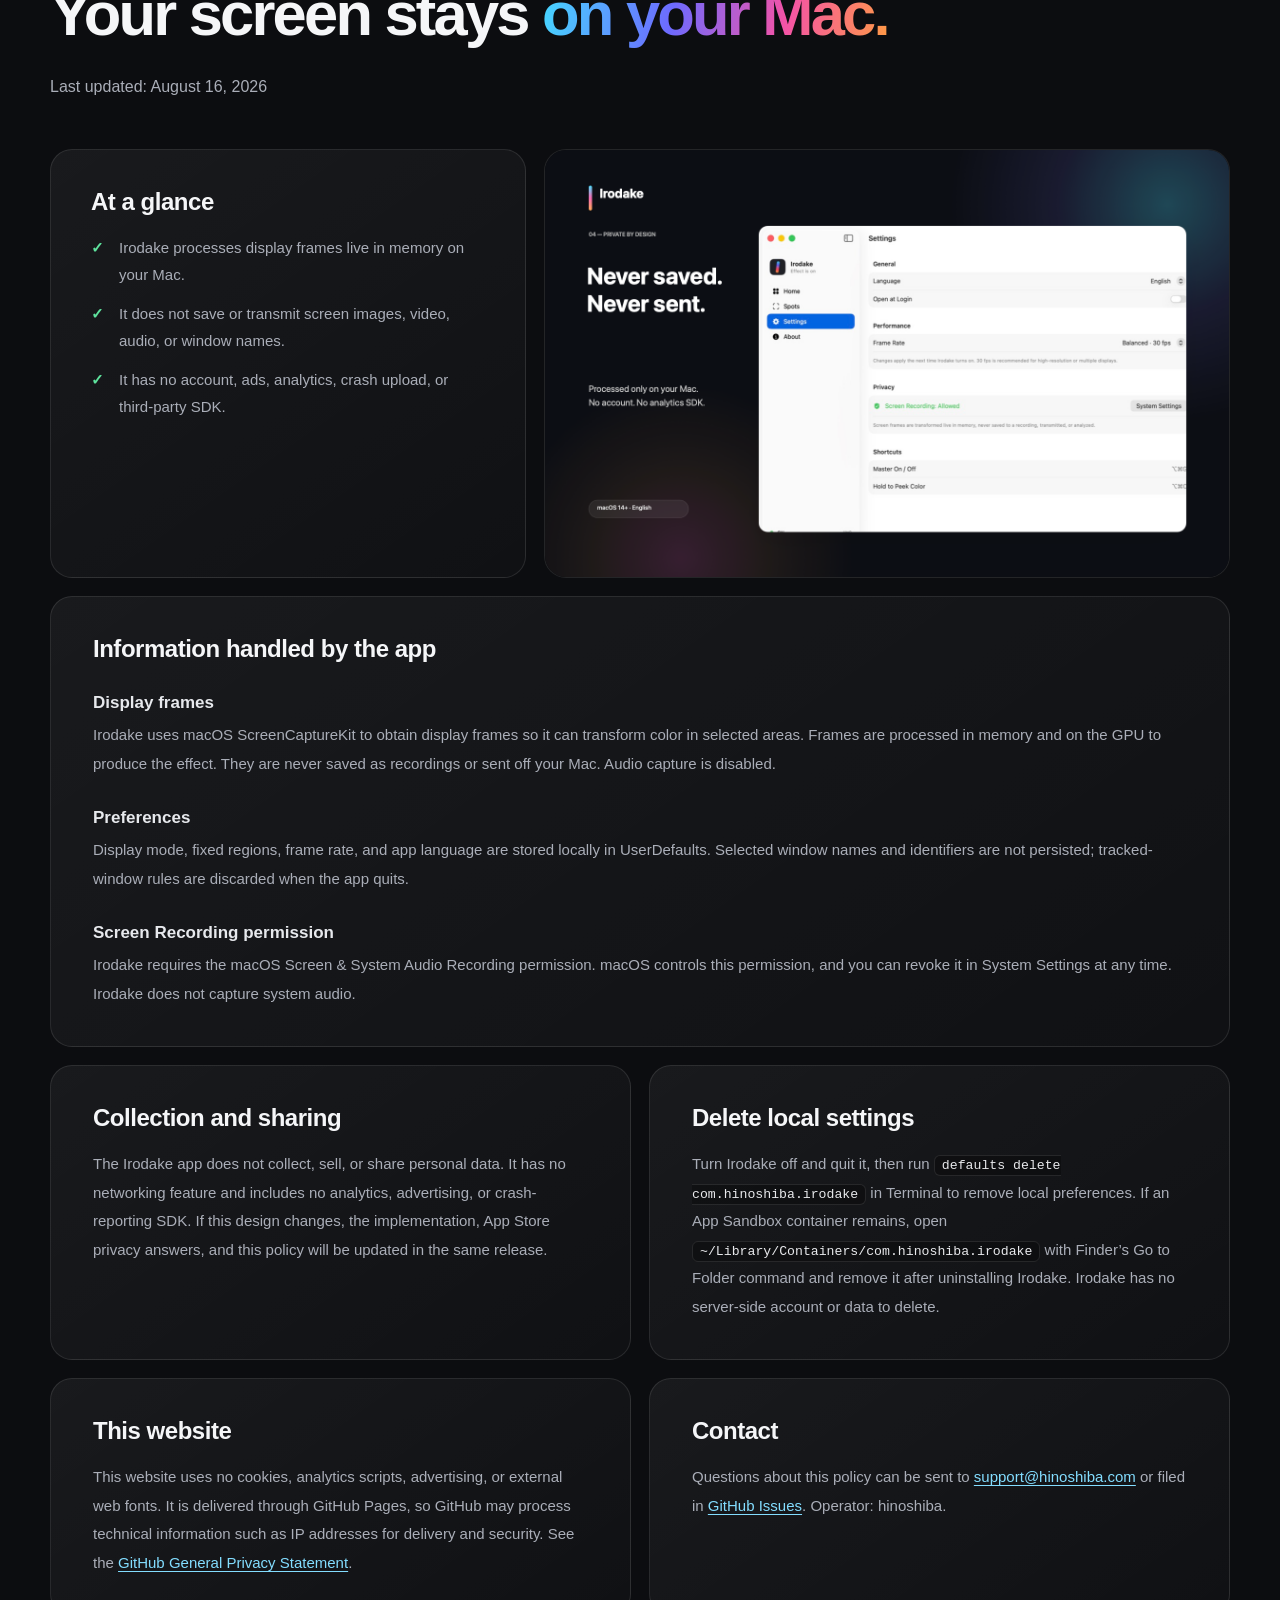
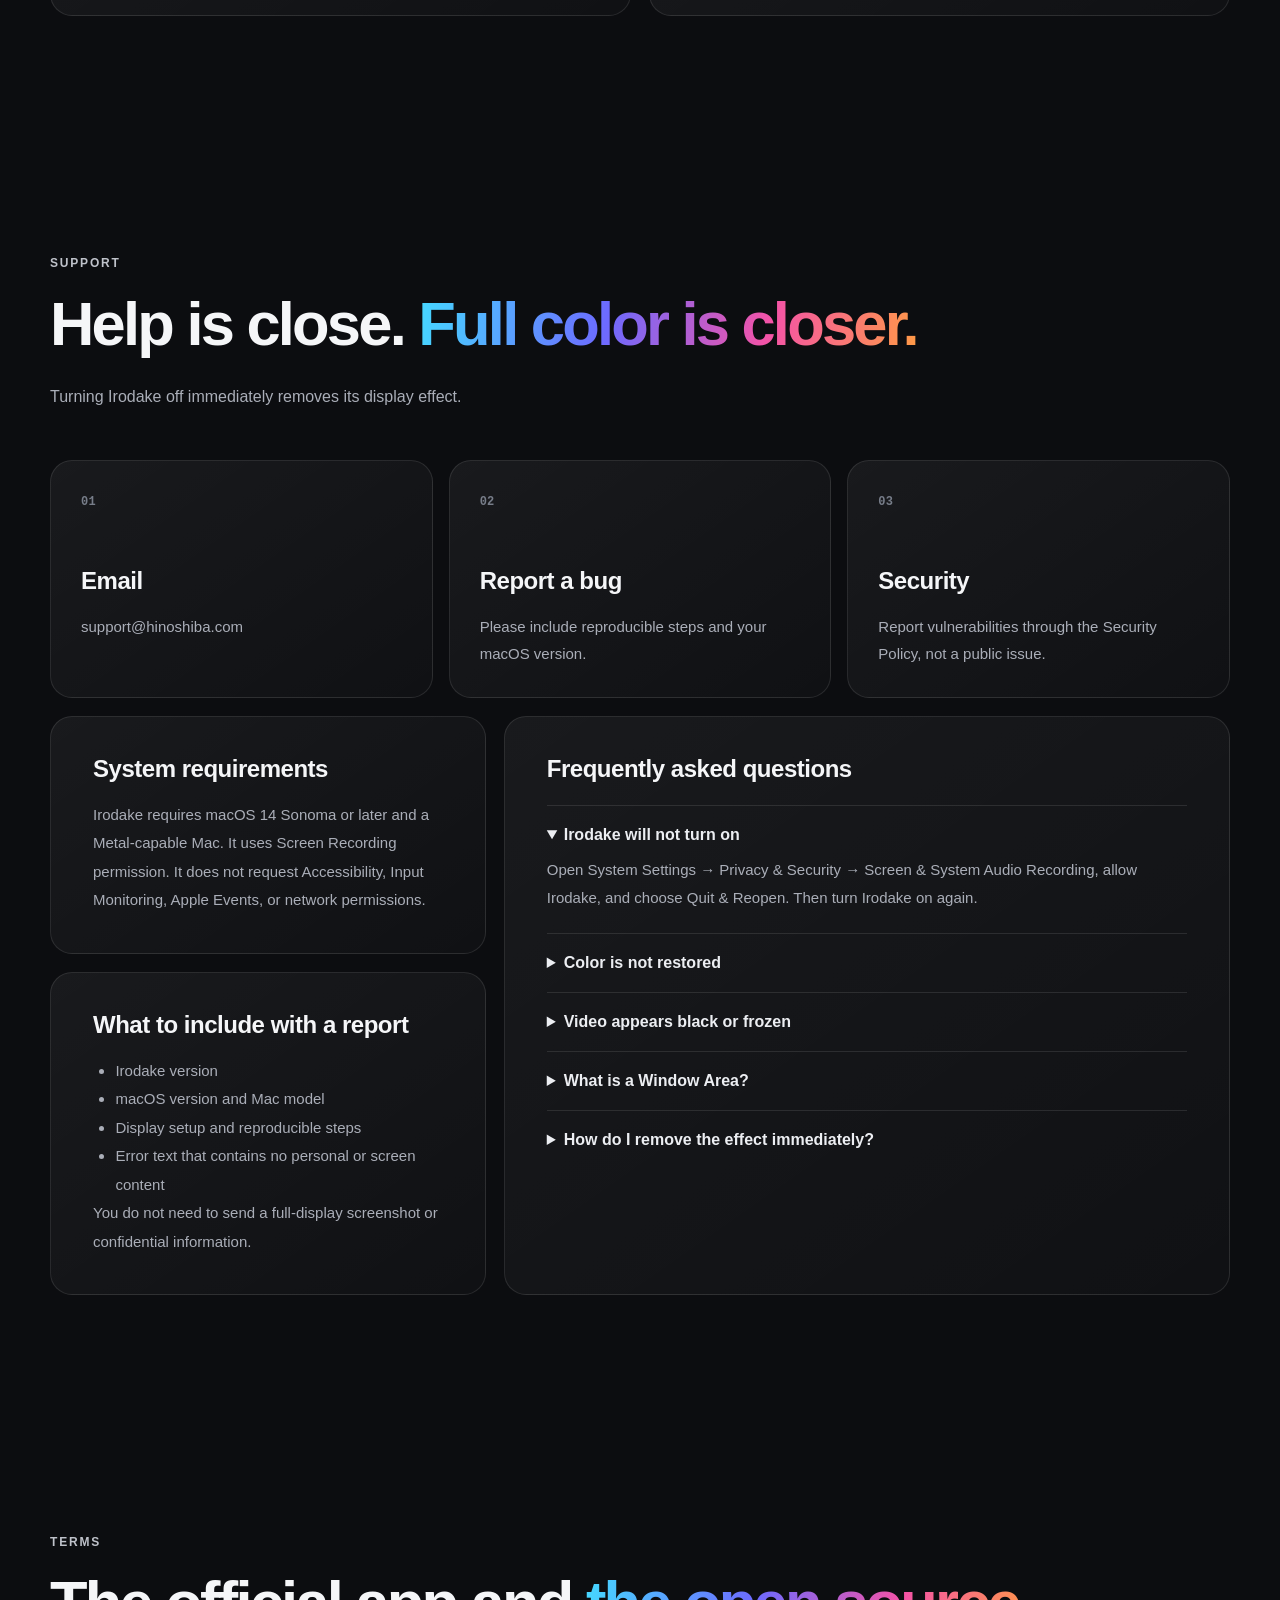
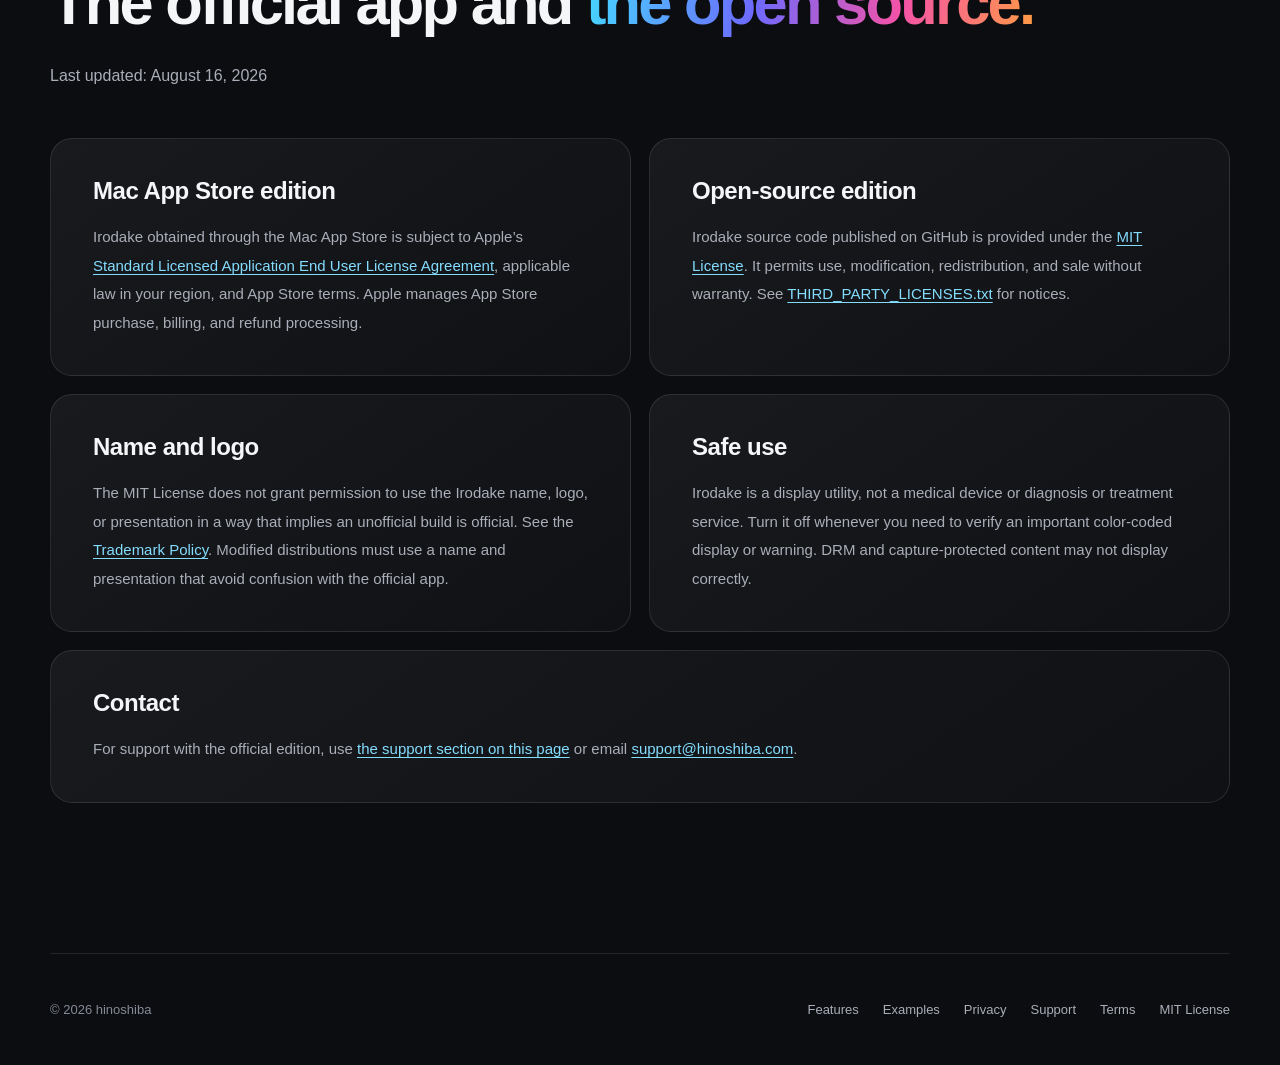
<file: http_dist/en/index.html>
<!doctype html>
<html lang="en">
<head>
  <meta charset="utf-8">
  <meta name="viewport" content="width=device-width, initial-scale=1">
  <meta name="theme-color" content="#111216">
  <meta name="description" content="The official Irodake site, with features, examples, privacy details, support, and terms for the macOS selective-color utility.">
  <meta property="og:type" content="website">
  <meta property="og:title" content="Irodake — Color only where it matters.">
  <meta property="og:description" content="Gray the display. Keep chosen places in color.">
  <meta property="og:image" content="https://irodake.hinoshiba.com/assets/og.png">
  <meta property="og:image:width" content="1200">
  <meta property="og:image:height" content="630">
  <meta name="twitter:card" content="summary_large_image">
  <title>Irodake — Color only where it matters.</title>
  <link rel="canonical" href="https://irodake.hinoshiba.com/en/">
  <link rel="alternate" hreflang="ja" href="https://irodake.hinoshiba.com/">
  <link rel="alternate" hreflang="en" href="https://irodake.hinoshiba.com/en/">
  <link rel="alternate" hreflang="x-default" href="https://irodake.hinoshiba.com/">
  <link rel="icon" href="../assets/favicon.png" type="image/png">
  <link rel="stylesheet" href="../assets/site.css">
</head>
<body>
  <header class="site-header">
    <a class="brand" href="#top" aria-label="Irodake page top">
      <span class="brand-mark" aria-hidden="true"><span></span></span>
      <span>Irodake</span>
    </a>
    <nav aria-label="Main navigation">
      <a href="#features">Features</a>
      <a href="#examples">Examples</a>
      <a href="#privacy">Privacy</a>
      <a href="#support">Support</a>
      <a href="#terms">Terms</a>
      <a class="language-link" href="../" lang="ja" hreflang="ja">日本語</a>
    </nav>
  </header>

  <main id="top">
    <section class="hero">
      <div class="hero-copy">
        <p class="eyebrow">Selective color for macOS</p>
        <h1>Color only<br><span>where it matters.</span></h1>
        <p class="lead">Turn the whole display into quiet grayscale while keeping the places you need in color. Bring every color back in an instant.</p>
        <div class="hero-actions">
          <a class="button primary" href="#availability">Coming to the Mac App Store</a>
          <a class="button secondary" href="https://github.com/hinoshiba/Irodake">View the source on GitHub</a>
        </div>
        <ul class="trust-list" aria-label="Privacy summary">
          <li>Never saved</li>
          <li>Never sent</li>
          <li>Never analyzed</li>
        </ul>
      </div>
      <div class="hero-visual" aria-label="Irodake home screen">
        <div class="color-orbit orbit-one"></div>
        <div class="color-orbit orbit-two"></div>
        <img src="../assets/app-dashboard-en.png" width="960" height="680" alt="Irodake home screen configured to keep selected regions in color">
      </div>
    </section>

    <section class="section-shell" id="features" aria-labelledby="features-title">
      <header class="section-heading">
        <p class="eyebrow">Features</p>
        <h2 id="features-title">Keep color where <span>your focus is.</span></h2>
        <p>Use a fixed region or a window. Irodake highlights the information you need without getting in the way of your usual workspace.</p>
      </header>
      <div class="promise">
        <article>
          <span class="number">01</span>
          <h3>Gray the outside</h3>
          <p>Quiet the whole display while keeping a fixed region or tracked window area in its original color.</p>
        </article>
        <article>
          <span class="number">02</span>
          <h3>Gray only the inside</h3>
          <p>Reverse the effect whenever you want: keep the display in color and gray only selected places.</p>
        </article>
        <article>
          <span class="number">03</span>
          <h3>Restore color instantly</h3>
          <p>Master On/Off from the menu bar or keyboard. Hold one shortcut to peek at the full-color display.</p>
        </article>
      </div>
      <ul class="capability-list" aria-label="More features">
        <li><strong>Fixed regions</strong><span>Drag to add any rectangle</span></li>
        <li><strong>Window tracking</strong><span>Follows moves and resizes</span></li>
        <li><strong>Multiple displays</strong><span>Processes each display live</span></li>
        <li><strong>Keyboard control</strong><span>⌥⌘G to toggle, ⌥⌘C to peek at color</span></li>
      </ul>
    </section>

    <section class="section-shell showcase" id="examples" aria-labelledby="examples-title">
      <header class="section-heading">
        <p class="eyebrow">See it in action</p>
        <h2 id="examples-title">See every mode, <span>right on screen.</span></h2>
        <p>These real app screens show the two display modes and how spots are managed. Select an image to view it at full size.</p>
      </header>
      <div class="effect-grid" aria-label="Comparison of the two display modes">
        <figure class="effect-card">
          <div class="effect-visual keep-color-effect" role="img" aria-label="Display preview with the whole screen in grayscale and only the selected area on the right in color">
            <img class="effect-base" src="../assets/og.png" width="1200" height="630" loading="lazy" decoding="async" alt="">
            <img class="effect-layer" src="../assets/og.png" width="1200" height="630" loading="lazy" decoding="async" alt="">
            <span class="effect-selection" aria-hidden="true"></span>
            <span class="effect-label">Keep Color</span>
          </div>
          <figcaption><strong>Gray the outside</strong><span>Only the selected area keeps its color.</span></figcaption>
        </figure>
        <figure class="effect-card">
          <div class="effect-visual inverse-effect" role="img" aria-label="Display preview with the whole screen in color and only the selected area on the right in grayscale">
            <img class="effect-base" src="../assets/og.png" width="1200" height="630" loading="lazy" decoding="async" alt="">
            <img class="effect-layer" src="../assets/og.png" width="1200" height="630" loading="lazy" decoding="async" alt="">
            <span class="effect-selection" aria-hidden="true"></span>
            <span class="effect-label">Gray Here</span>
          </div>
          <figcaption><strong>Gray only the inside</strong><span>Reduce color stimulation only where you choose.</span></figcaption>
        </figure>
      </div>
      <div class="showcase-grid">
        <figure class="showcase-card showcase-card-wide">
          <a href="../assets/sample-keep-color-en.png" aria-label="View the Keep Color sample at full size">
            <img src="../assets/sample-keep-color-en.png" width="1440" height="900" loading="lazy" decoding="async" alt="Irodake Keep Color mode, which grays the display while selected places remain in color">
          </a>
          <figcaption><span class="number">01 — KEEP COLOR</span><h3>Keep the places you need in color</h3><p>Choose Keep Color, then add a fixed region or a tracked window area.</p></figcaption>
        </figure>
        <figure class="showcase-card">
          <a href="../assets/sample-spots-en.png" aria-label="View the spot management sample at full size">
            <img src="../assets/sample-spots-en.png" width="1440" height="900" loading="lazy" decoding="async" alt="Irodake Spots screen listing a fixed region and tracked window area">
          </a>
          <figcaption><span class="number">02 — SPOTS</span><h3>Use a region or a window</h3><p>Review multiple spots in one place, then add or remove them whenever needed.</p></figcaption>
        </figure>
        <figure class="showcase-card">
          <a href="../assets/sample-inverse-en.png" aria-label="View the Gray Here sample at full size">
            <img src="../assets/sample-inverse-en.png" width="1440" height="900" loading="lazy" decoding="async" alt="Irodake Gray Here mode, which keeps the display in color while selected places become grayscale">
          </a>
          <figcaption><span class="number">03 — INVERSE</span><h3>Reverse it in an instant</h3><p>Keep the display in color and gray only the places you select.</p></figcaption>
        </figure>
      </div>
    </section>

    <section class="availability" id="availability" aria-labelledby="availability-title">
      <p class="eyebrow">Built for your Mac</p>
      <h2 id="availability-title">Quiet by design. Local by default.</h2>
      <p>Frames are transformed live on your Mac. Irodake has no recording files, off-device screen transmission, analytics, or advertising SDKs.</p>
      <div class="requirements">macOS 14 Sonoma or later · Apple public APIs · App Sandbox</div>
    </section>

    <section class="section-shell policy-section" id="privacy" aria-labelledby="privacy-title">
      <header class="section-heading">
        <p class="eyebrow">Privacy Policy</p>
        <h2 id="privacy-title">Your screen stays <span>on your Mac.</span></h2>
        <p>Last updated: August 16, 2026</p>
      </header>
      <div class="privacy-overview">
        <div class="privacy-points">
          <h3>At a glance</h3>
          <ul class="check-list">
            <li>Irodake processes display frames live in memory on your Mac.</li>
            <li>It does not save or transmit screen images, video, audio, or window names.</li>
            <li>It has no account, ads, analytics, crash upload, or third-party SDK.</li>
          </ul>
        </div>
        <a class="privacy-image" href="../assets/sample-privacy-en.png" aria-label="View the Irodake privacy settings screen at full size">
          <img src="../assets/sample-privacy-en.png" width="1440" height="900" loading="lazy" decoding="async" alt="Irodake settings screen explaining that display frames are not saved or sent">
        </a>
      </div>
      <article class="document policy-grid">
        <section>
          <h3>Information handled by the app</h3>
          <h4>Display frames</h4>
          <p>Irodake uses macOS ScreenCaptureKit to obtain display frames so it can transform color in selected areas. Frames are processed in memory and on the GPU to produce the effect. They are never saved as recordings or sent off your Mac. Audio capture is disabled.</p>
          <h4>Preferences</h4>
          <p>Display mode, fixed regions, frame rate, and app language are stored locally in UserDefaults. Selected window names and identifiers are not persisted; tracked-window rules are discarded when the app quits.</p>
          <h4>Screen Recording permission</h4>
          <p>Irodake requires the macOS Screen &amp; System Audio Recording permission. macOS controls this permission, and you can revoke it in System Settings at any time. Irodake does not capture system audio.</p>
        </section>
        <section>
          <h3>Collection and sharing</h3>
          <p>The Irodake app does not collect, sell, or share personal data. It has no networking feature and includes no analytics, advertising, or crash-reporting SDK. If this design changes, the implementation, App Store privacy answers, and this policy will be updated in the same release.</p>
        </section>
        <section>
          <h3>Delete local settings</h3>
          <p>Turn Irodake off and quit it, then run <code>defaults delete com.hinoshiba.irodake</code> in Terminal to remove local preferences. If an App Sandbox container remains, open <code>~/Library/Containers/com.hinoshiba.irodake</code> with Finder’s Go to Folder command and remove it after uninstalling Irodake. Irodake has no server-side account or data to delete.</p>
        </section>
        <section>
          <h3>This website</h3>
          <p>This website uses no cookies, analytics scripts, advertising, or external web fonts. It is delivered through GitHub Pages, so GitHub may process technical information such as IP addresses for delivery and security. See the <a href="https://docs.github.com/site-policy/privacy-policies/github-general-privacy-statement">GitHub General Privacy Statement</a>.</p>
        </section>
        <section>
          <h3>Contact</h3>
          <p>Questions about this policy can be sent to <a href="mailto:support@hinoshiba.com">support@hinoshiba.com</a> or filed in <a href="https://github.com/hinoshiba/Irodake/issues">GitHub Issues</a>. Operator: hinoshiba.</p>
        </section>
      </article>
    </section>

    <section class="section-shell" id="support" aria-labelledby="support-title">
      <header class="section-heading">
        <p class="eyebrow">Support</p>
        <h2 id="support-title">Help is close. <span>Full color is closer.</span></h2>
        <p>Turning Irodake off immediately removes its display effect.</p>
      </header>
      <div class="support-cards">
        <a class="support-card" href="mailto:support@hinoshiba.com">
          <span class="number">01</span><h3>Email</h3><p>support@hinoshiba.com</p>
        </a>
        <a class="support-card" href="https://github.com/hinoshiba/Irodake/issues">
          <span class="number">02</span><h3>Report a bug</h3><p>Please include reproducible steps and your macOS version.</p>
        </a>
        <a class="support-card" href="https://github.com/hinoshiba/Irodake/security">
          <span class="number">03</span><h3>Security</h3><p>Report vulnerabilities through the Security Policy, not a public issue.</p>
        </a>
      </div>
      <article class="document support-document faq">
        <section>
          <h3>System requirements</h3>
          <p>Irodake requires macOS 14 Sonoma or later and a Metal-capable Mac. It uses Screen Recording permission. It does not request Accessibility, Input Monitoring, Apple Events, or network permissions.</p>
        </section>
        <section>
          <h3>Frequently asked questions</h3>
          <details open><summary>Irodake will not turn on</summary><p>Open System Settings → Privacy &amp; Security → Screen &amp; System Audio Recording, allow Irodake, and choose Quit &amp; Reopen. Then turn Irodake on again.</p></details>
          <details><summary>Color is not restored</summary><p>If the built-in macOS Color Filter is set to Grayscale, Irodake cannot recover the original color. Turn the filter off in System Settings → Accessibility → Display.</p></details>
          <details><summary>Video appears black or frozen</summary><p>DRM or capture-protected content may appear black, frozen, or missing. Irodake does not bypass content protection.</p></details>
          <details><summary>What is a Window Area?</summary><p>It follows the current rectangle of a selected window as it moves and resizes. If another window overlaps it, the overlapping content inside that rectangle receives the same effect. Tracking rules are discarded when the app quits.</p></details>
          <details><summary>How do I remove the effect immediately?</summary><p>Turn Irodake off from its menu bar item or press ⌥⌘G. Quitting Irodake also removes the effect.</p></details>
        </section>
        <section>
          <h3>What to include with a report</h3>
          <ul>
            <li>Irodake version</li>
            <li>macOS version and Mac model</li>
            <li>Display setup and reproducible steps</li>
            <li>Error text that contains no personal or screen content</li>
          </ul>
          <p>You do not need to send a full-display screenshot or confidential information.</p>
        </section>
      </article>
    </section>

    <section class="section-shell terms-section" id="terms" aria-labelledby="terms-title">
      <header class="section-heading">
        <p class="eyebrow">Terms</p>
        <h2 id="terms-title">The official app and <span>the open source.</span></h2>
        <p>Last updated: August 16, 2026</p>
      </header>
      <article class="document terms-grid">
        <section><h3>Mac App Store edition</h3><p>Irodake obtained through the Mac App Store is subject to Apple’s <a href="https://www.apple.com/legal/internet-services/itunes/dev/stdeula/">Standard Licensed Application End User License Agreement</a>, applicable law in your region, and App Store terms. Apple manages App Store purchase, billing, and refund processing.</p></section>
        <section><h3>Open-source edition</h3><p>Irodake source code published on GitHub is provided under the <a href="https://github.com/hinoshiba/Irodake/blob/main/LICENSE">MIT License</a>. It permits use, modification, redistribution, and sale without warranty. See <a href="https://github.com/hinoshiba/Irodake/blob/main/THIRD_PARTY_LICENSES.txt">THIRD_PARTY_LICENSES.txt</a> for notices.</p></section>
        <section><h3>Name and logo</h3><p>The MIT License does not grant permission to use the Irodake name, logo, or presentation in a way that implies an unofficial build is official. See the <a href="https://github.com/hinoshiba/Irodake/blob/main/TRADEMARKS.md">Trademark Policy</a>. Modified distributions must use a name and presentation that avoid confusion with the official app.</p></section>
        <section><h3>Safe use</h3><p>Irodake is a display utility, not a medical device or diagnosis or treatment service. Turn it off whenever you need to verify an important color-coded display or warning. DRM and capture-protected content may not display correctly.</p></section>
        <section><h3>Contact</h3><p>For support with the official edition, use <a href="#support">the support section on this page</a> or email <a href="mailto:support@hinoshiba.com">support@hinoshiba.com</a>.</p></section>
      </article>
    </section>
  </main>

  <footer>
    <span>© 2026 hinoshiba</span>
    <div>
      <a href="#features">Features</a>
      <a href="#examples">Examples</a>
      <a href="#privacy">Privacy</a>
      <a href="#support">Support</a>
      <a href="#terms">Terms</a>
      <a href="https://github.com/hinoshiba/Irodake/blob/main/LICENSE">MIT License</a>
    </div>
  </footer>
</body>
</html>
</file>
<file: http_dist/assets/site.css>
:root {
  color-scheme: dark;
  --bg: #0c0d10;
  --surface: #15171c;
  --surface-2: #1b1e24;
  --line: rgba(255, 255, 255, 0.1);
  --line-strong: rgba(255, 255, 255, 0.16);
  --text: #f5f6f8;
  --muted: #aaaeb8;
  --cyan: #45d9ff;
  --indigo: #6d6aff;
  --pink: #f453a7;
  --orange: #ff9a45;
  --green: #5ee39d;
  --font: -apple-system, BlinkMacSystemFont, "Hiragino Sans", "Yu Gothic UI", "Segoe UI", sans-serif;
}

* { box-sizing: border-box; }
html { scroll-behavior: smooth; scroll-padding-top: 100px; }
body {
  margin: 0;
  background:
    radial-gradient(circle at 78% 4%, rgba(109, 106, 255, 0.15), transparent 34rem),
    radial-gradient(circle at 12% 45%, rgba(244, 83, 167, 0.055), transparent 28rem),
    var(--bg);
  color: var(--text);
  font-family: var(--font);
  -webkit-font-smoothing: antialiased;
}
img { max-width: 100%; }
a { color: inherit; }
a:focus-visible,
button:focus-visible,
summary:focus-visible {
  outline: 3px solid var(--cyan);
  outline-offset: 4px;
  border-radius: 4px;
}

.site-header {
  position: sticky;
  z-index: 20;
  top: 0;
  min-height: 78px;
  padding-right: max(20px, calc((100% - 1180px) / 2));
  padding-left: max(20px, calc((100% - 1180px) / 2));
  display: flex;
  align-items: center;
  justify-content: space-between;
  gap: 28px;
  border-bottom: 1px solid rgba(255, 255, 255, 0.075);
  background: rgba(12, 13, 16, 0.82);
  -webkit-backdrop-filter: blur(20px) saturate(140%);
  backdrop-filter: blur(20px) saturate(140%);
}
.brand {
  display: inline-flex;
  flex: none;
  align-items: center;
  gap: 11px;
  font-size: 19px;
  font-weight: 750;
  text-decoration: none;
}
.brand-mark {
  width: 36px;
  height: 36px;
  display: grid;
  place-items: center;
  border: 1px solid rgba(255, 255, 255, 0.14);
  border-radius: 10px;
  background: linear-gradient(145deg, #17191e, #383b45);
  box-shadow: 0 10px 28px rgba(0, 0, 0, 0.32);
}
.brand-mark span {
  width: 7px;
  height: 23px;
  border-radius: 5px;
  transform: rotate(7deg);
  background: linear-gradient(var(--cyan), var(--indigo) 35%, var(--pink) 68%, var(--orange));
}
nav { display: flex; align-items: center; gap: 24px; }
nav a,
footer a {
  color: var(--muted);
  font-size: 13px;
  text-decoration: none;
  transition: color 0.18s ease;
}
nav a:hover,
footer a:hover { color: var(--text); }
.language-link {
  padding: 7px 11px;
  border: 1px solid var(--line);
  border-radius: 999px;
  color: #d8dbe1;
}

main { overflow: hidden; }
.hero {
  width: min(1180px, calc(100% - 40px));
  min-height: 760px;
  margin: 0 auto;
  padding: 78px 0 100px;
  display: grid;
  grid-template-columns: 0.82fr 1.18fr;
  gap: 64px;
  align-items: center;
}
.eyebrow {
  margin: 0 0 20px;
  color: #bfc2ca;
  font-size: 12px;
  font-weight: 720;
  letter-spacing: 0.15em;
  text-transform: uppercase;
}
h1 {
  margin: 0;
  font-size: clamp(54px, 6.1vw, 86px);
  line-height: 1.06;
  letter-spacing: -0.05em;
}
h1 span,
.section-heading h2 span {
  color: transparent;
  background: linear-gradient(100deg, var(--cyan), var(--indigo) 38%, var(--pink) 70%, var(--orange));
  background-clip: text;
  -webkit-background-clip: text;
}
.lead {
  max-width: 560px;
  margin: 30px 0 0;
  color: var(--muted);
  font-size: 18px;
  line-height: 1.9;
}
.hero-actions { display: flex; flex-wrap: wrap; gap: 12px; margin-top: 34px; }
.button {
  min-height: 48px;
  padding: 0 20px;
  display: inline-flex;
  align-items: center;
  justify-content: center;
  border-radius: 13px;
  font-size: 14px;
  font-weight: 700;
  text-decoration: none;
  transition: transform 0.18s ease, background 0.18s ease;
}
.button:hover { transform: translateY(-2px); }
.button.primary { background: #f5f6f8; color: #111216; }
.button.secondary { border: 1px solid var(--line); background: rgba(255, 255, 255, 0.055); }
.trust-list {
  margin: 28px 0 0;
  padding: 0;
  display: flex;
  gap: 20px;
  color: #8f949f;
  font-size: 12px;
  list-style: none;
}
.trust-list li::before {
  content: "";
  width: 5px;
  height: 5px;
  margin: 0 8px 2px 0;
  display: inline-block;
  border-radius: 50%;
  background: var(--green);
}
.hero-visual { position: relative; }
.hero-visual img {
  position: relative;
  z-index: 2;
  width: 100%;
  height: auto;
  display: block;
  border: 1px solid rgba(255, 255, 255, 0.14);
  border-radius: 18px;
  box-shadow: 0 42px 100px rgba(0, 0, 0, 0.5);
}
.color-orbit { position: absolute; border-radius: 50%; filter: blur(1px); opacity: 0.6; }
.orbit-one { width: 280px; height: 280px; right: -90px; top: -100px; background: linear-gradient(145deg, var(--cyan), var(--indigo)); }
.orbit-two { width: 220px; height: 220px; left: -60px; bottom: -75px; background: linear-gradient(145deg, var(--pink), var(--orange)); }

.section-shell {
  width: min(1180px, calc(100% - 40px));
  margin: 0 auto;
  padding: 120px 0;
}
.section-heading { max-width: 820px; margin-bottom: 48px; }
.section-heading h2 {
  margin: 0;
  font-size: clamp(38px, 4.8vw, 64px);
  line-height: 1.1;
  letter-spacing: -0.045em;
}
.section-heading > p:last-child:not(.eyebrow) {
  max-width: 720px;
  margin: 24px 0 0;
  color: var(--muted);
  font-size: 16px;
  line-height: 1.85;
}
.promise {
  display: grid;
  grid-template-columns: repeat(3, 1fr);
  gap: 18px;
}
.promise article,
.support-card,
.document section,
.privacy-points,
.showcase-card {
  border: 1px solid var(--line);
  border-radius: 22px;
  background: linear-gradient(145deg, rgba(255, 255, 255, 0.055), rgba(255, 255, 255, 0.018));
}
.promise article { min-height: 260px; padding: 30px; }
.number {
  color: #777d89;
  font: 700 12px ui-monospace, SFMono-Regular, Menlo, monospace;
  letter-spacing: 0.02em;
}
.promise h3 { margin: 74px 0 13px; font-size: 23px; }
.promise p,
.support-card p,
.showcase-card p {
  margin: 0;
  color: var(--muted);
  font-size: 15px;
  line-height: 1.8;
}
.capability-list {
  margin: 18px 0 0;
  padding: 0;
  display: grid;
  grid-template-columns: repeat(4, 1fr);
  border: 1px solid var(--line);
  border-radius: 18px;
  background: rgba(255, 255, 255, 0.025);
  list-style: none;
}
.capability-list li { min-width: 0; padding: 22px; }
.capability-list li + li { border-left: 1px solid var(--line); }
.capability-list strong,
.capability-list span { display: block; }
.capability-list strong { margin-bottom: 7px; color: #e8eaf0; font-size: 14px; }
.capability-list span { color: var(--muted); font-size: 12px; line-height: 1.6; }

.showcase { padding-top: 100px; }
.effect-grid {
  margin-bottom: 18px;
  display: grid;
  grid-template-columns: repeat(2, 1fr);
  gap: 18px;
}
.effect-card {
  margin: 0;
  overflow: hidden;
  border: 1px solid var(--line);
  border-radius: 22px;
  background: linear-gradient(145deg, rgba(255, 255, 255, 0.055), rgba(255, 255, 255, 0.018));
}
.effect-visual { position: relative; overflow: hidden; border-bottom: 1px solid var(--line); background: #08090b; }
.effect-visual img { width: 100%; height: auto; display: block; }
.effect-visual .effect-layer { position: absolute; inset: 0; }
.keep-color-effect .effect-base { filter: grayscale(1); }
.keep-color-effect .effect-layer { clip-path: inset(14% 11% 14% 49% round 10px); }
.inverse-effect .effect-layer { clip-path: inset(14% 11% 14% 49% round 10px); filter: grayscale(1); }
.effect-selection {
  position: absolute;
  top: 14%;
  right: 11%;
  bottom: 14%;
  left: 49%;
  border: 2px solid rgba(69, 217, 255, 0.95);
  border-radius: 10px;
  box-shadow: 0 0 0 4px rgba(69, 217, 255, 0.16), inset 0 0 28px rgba(69, 217, 255, 0.08);
}
.effect-label {
  position: absolute;
  top: calc(14% + 12px);
  left: calc(49% + 12px);
  padding: 6px 9px;
  border: 1px solid rgba(255, 255, 255, 0.24);
  border-radius: 999px;
  background: rgba(10, 11, 14, 0.78);
  color: #f5f6f8;
  font-size: 11px;
  font-weight: 750;
  -webkit-backdrop-filter: blur(8px);
  backdrop-filter: blur(8px);
}
.effect-card figcaption { padding: 22px 24px 24px; }
.effect-card figcaption strong,
.effect-card figcaption span { display: block; }
.effect-card figcaption strong { margin-bottom: 6px; font-size: 18px; }
.effect-card figcaption span { color: var(--muted); font-size: 14px; line-height: 1.7; }
.showcase-grid { display: grid; grid-template-columns: repeat(2, 1fr); gap: 18px; }
.showcase-card { margin: 0; overflow: hidden; }
.showcase-card-wide { grid-column: 1 / -1; }
.showcase-card > a { display: block; overflow: hidden; border-bottom: 1px solid var(--line); background: #0b0c0f; }
.showcase-card img {
  width: 100%;
  height: auto;
  display: block;
  transition: transform 0.35s ease, filter 0.35s ease;
}
.showcase-card a:hover img { transform: scale(1.012); filter: brightness(1.04); }
.showcase-card figcaption { padding: 28px 30px 30px; }
.showcase-card h3 { margin: 12px 0 8px; font-size: 22px; letter-spacing: -0.02em; }

.availability {
  margin-top: 40px;
  padding: 140px 20px;
  text-align: center;
  border-top: 1px solid var(--line);
  border-bottom: 1px solid var(--line);
  background: radial-gradient(circle at 50% 100%, rgba(69, 217, 255, 0.11), transparent 36rem);
}
.availability h2 { margin: 0; font-size: clamp(34px, 4.5vw, 62px); letter-spacing: -0.04em; }
.availability > p:not(.eyebrow) { max-width: 660px; margin: 24px auto; color: var(--muted); font-size: 17px; line-height: 1.9; }
.requirements { padding: 12px 18px; display: inline-flex; border: 1px solid var(--line); border-radius: 999px; color: #c4c7ce; font-size: 13px; }

.policy-section { padding-top: 140px; }
.privacy-overview {
  margin-bottom: 18px;
  display: grid;
  grid-template-columns: 0.82fr 1.18fr;
  gap: 18px;
}
.privacy-points { padding: 38px 40px; }
.privacy-points h3,
.document h3,
.support-card h3 { margin: 0 0 18px; font-size: 24px; letter-spacing: -0.02em; }
.privacy-image {
  min-width: 0;
  display: block;
  overflow: hidden;
  border: 1px solid var(--line);
  border-radius: 22px;
  background: #0b0c0f;
}
.privacy-image img { width: 100%; height: 100%; display: block; object-fit: cover; }
.check-list { margin: 0; padding: 0; list-style: none; }
.check-list li {
  position: relative;
  padding-left: 28px;
  color: var(--muted);
  font-size: 15px;
  line-height: 1.8;
}
.check-list li + li { margin-top: 12px; }
.check-list li::before { content: "✓"; position: absolute; left: 0; color: var(--green); font-weight: 800; }

.document { display: grid; gap: 18px; }
.document section { padding: 38px 42px; }
.document p,
.document li {
  color: var(--muted);
  font-size: 15px;
  line-height: 1.9;
}
.document p { margin: 0; }
.document p + p { margin-top: 16px; }
.document ul { margin: 0; padding-left: 1.4em; }
.document a { color: #83ddff; text-underline-offset: 3px; }
.document code {
  padding: 2px 7px;
  border: 1px solid var(--line);
  border-radius: 6px;
  background: rgba(0, 0, 0, 0.3);
  color: #e8e9ec;
  font-family: ui-monospace, SFMono-Regular, Menlo, monospace;
  font-size: 0.88em;
  overflow-wrap: anywhere;
}
.document h4 { margin: 30px 0 8px; color: #e7e9ed; font-size: 17px; }
.policy-grid { grid-template-columns: repeat(2, 1fr); }
.policy-grid section:first-child { grid-column: 1 / -1; }

.support-cards { display: grid; grid-template-columns: repeat(3, 1fr); gap: 16px; margin-bottom: 18px; }
.support-card {
  min-height: 230px;
  padding: 30px;
  display: block;
  text-decoration: none;
  transition: transform 0.18s ease, border-color 0.18s ease, background 0.18s ease;
}
.support-card:hover {
  transform: translateY(-3px);
  border-color: var(--line-strong);
  background: linear-gradient(145deg, rgba(255, 255, 255, 0.075), rgba(255, 255, 255, 0.025));
}
.support-card h3 { margin-top: 58px; }
.support-document { grid-template-columns: 0.75fr 1.25fr; }
.support-document section:nth-child(2) { grid-row: span 2; }
.faq details { padding: 20px 0; border-top: 1px solid var(--line); }
.faq details:first-of-type { margin-top: 22px; }
.faq details:last-child { padding-bottom: 0; }
.faq summary { cursor: pointer; color: #eceef2; font-size: 16px; font-weight: 680; }
.faq details p { margin-top: 12px; }

.terms-section { padding-bottom: 150px; }
.terms-grid { grid-template-columns: repeat(2, 1fr); }
.terms-grid section:last-child { grid-column: 1 / -1; }

footer {
  width: min(1180px, calc(100% - 40px));
  min-height: 112px;
  margin: 0 auto;
  padding: 24px 0;
  display: flex;
  align-items: center;
  justify-content: space-between;
  gap: 28px;
  border-top: 1px solid var(--line);
  color: #858a95;
  font-size: 13px;
}
footer div { display: flex; flex-wrap: wrap; justify-content: flex-end; gap: 14px 24px; }

.not-found {
  min-height: 100vh;
  padding: 30px;
  display: grid;
  place-content: center;
  justify-items: start;
  gap: 24px;
}
.not-found h1 { font-size: clamp(42px, 6vw, 80px); }
.mobile-break { display: none; }
.keep-together { white-space: nowrap; }

@media (min-width: 761px) {
  .section-heading { max-width: 1000px; }
  .section-heading h2 span { white-space: nowrap; }
}

@media (max-width: 1000px) {
  nav { gap: 16px; }
  .hero { min-height: 0; grid-template-columns: 1fr; padding-top: 70px; }
  .hero-copy { text-align: center; }
  .lead { margin-left: auto; margin-right: auto; }
  .hero-actions,
  .trust-list { justify-content: center; }
  .hero-visual { max-width: 820px; margin: 0 auto; }
  .promise { grid-template-columns: 1fr; }
  .promise article { min-height: 210px; }
  .promise h3 { margin-top: 38px; }
  .capability-list { grid-template-columns: repeat(2, 1fr); }
  .capability-list li:nth-child(3) { border-left: 0; border-top: 1px solid var(--line); }
  .capability-list li:nth-child(4) { border-top: 1px solid var(--line); }
  .privacy-overview { grid-template-columns: 1fr; }
  .privacy-image img { height: auto; }
  .support-cards { grid-template-columns: 1fr; }
  .support-card { min-height: 180px; }
  .support-card h3 { margin-top: 36px; }
}

@media (max-width: 760px) {
  html { scroll-padding-top: 126px; }
  .site-header {
    min-height: 0;
    padding: 13px 14px 10px;
    flex-wrap: wrap;
    gap: 10px;
  }
  .brand-mark { width: 32px; height: 32px; }
  .brand-mark span { height: 20px; }
  nav {
    width: 100%;
    padding: 1px 0 5px;
    gap: 19px;
    overflow-x: auto;
    overscroll-behavior-inline: contain;
    scrollbar-width: none;
    white-space: nowrap;
  }
  nav::-webkit-scrollbar { display: none; }
  nav a { flex: none; }
  .language-link { padding: 4px 9px; }
  .section-shell { padding: 92px 0; }
  .showcase-grid,
  .effect-grid,
  .policy-grid,
  .support-document,
  .terms-grid { grid-template-columns: 1fr; }
  .showcase-card-wide,
  .policy-grid section:first-child,
  .terms-grid section:last-child { grid-column: auto; }
  .support-document section:nth-child(2) { grid-row: auto; }
  .availability { padding-top: 110px; padding-bottom: 110px; }
}

@media (max-width: 560px) {
  .hero,
  .section-shell,
  footer { width: min(100% - 28px, 1180px); }
  .hero { gap: 44px; padding: 54px 0 78px; }
  h1 { font-size: 47px; }
  .lead { font-size: 16px; }
  .hero-actions { flex-direction: column; }
  .trust-list { gap: 10px; font-size: 11px; }
  .orbit-one { right: -160px; }
  .section-heading { margin-bottom: 34px; }
  .section-heading h2 { font-size: 37px; }
  .mobile-break { display: block; }
  .section-heading > p:last-child:not(.eyebrow) { font-size: 15px; }
  .promise article,
  .support-card,
  .document section,
  .privacy-points { padding: 28px 24px; }
  .capability-list { grid-template-columns: 1fr; }
  .capability-list li + li,
  .capability-list li:nth-child(4) { border-top: 1px solid var(--line); border-left: 0; }
  .showcase-card figcaption { padding: 24px; }
  .showcase-card h3 { font-size: 20px; }
  .requirements { display: block; line-height: 1.7; }
  footer { align-items: flex-start; flex-direction: column; justify-content: center; }
  footer div { justify-content: flex-start; }
}

@media (prefers-reduced-motion: reduce) {
  html { scroll-behavior: auto; }
  *, *::before, *::after { transition-duration: 0.01ms !important; }
}
</file>
